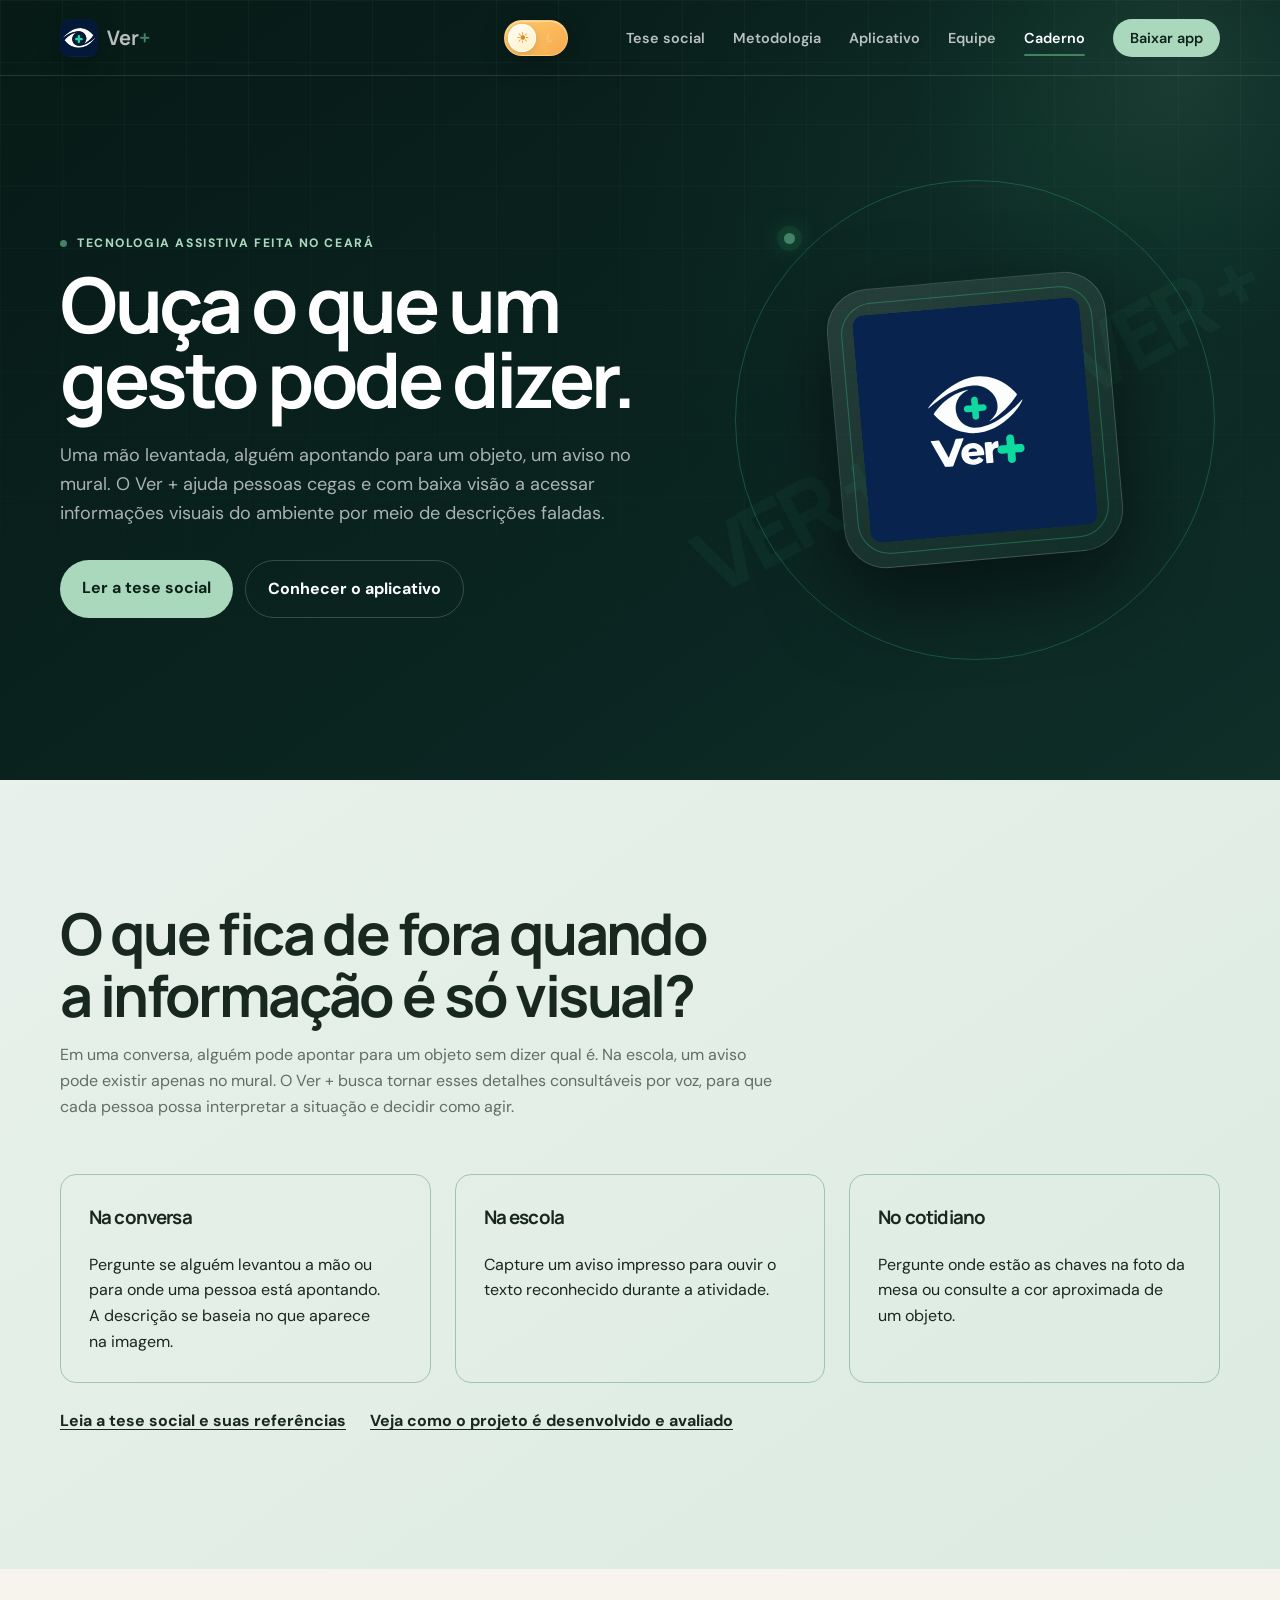
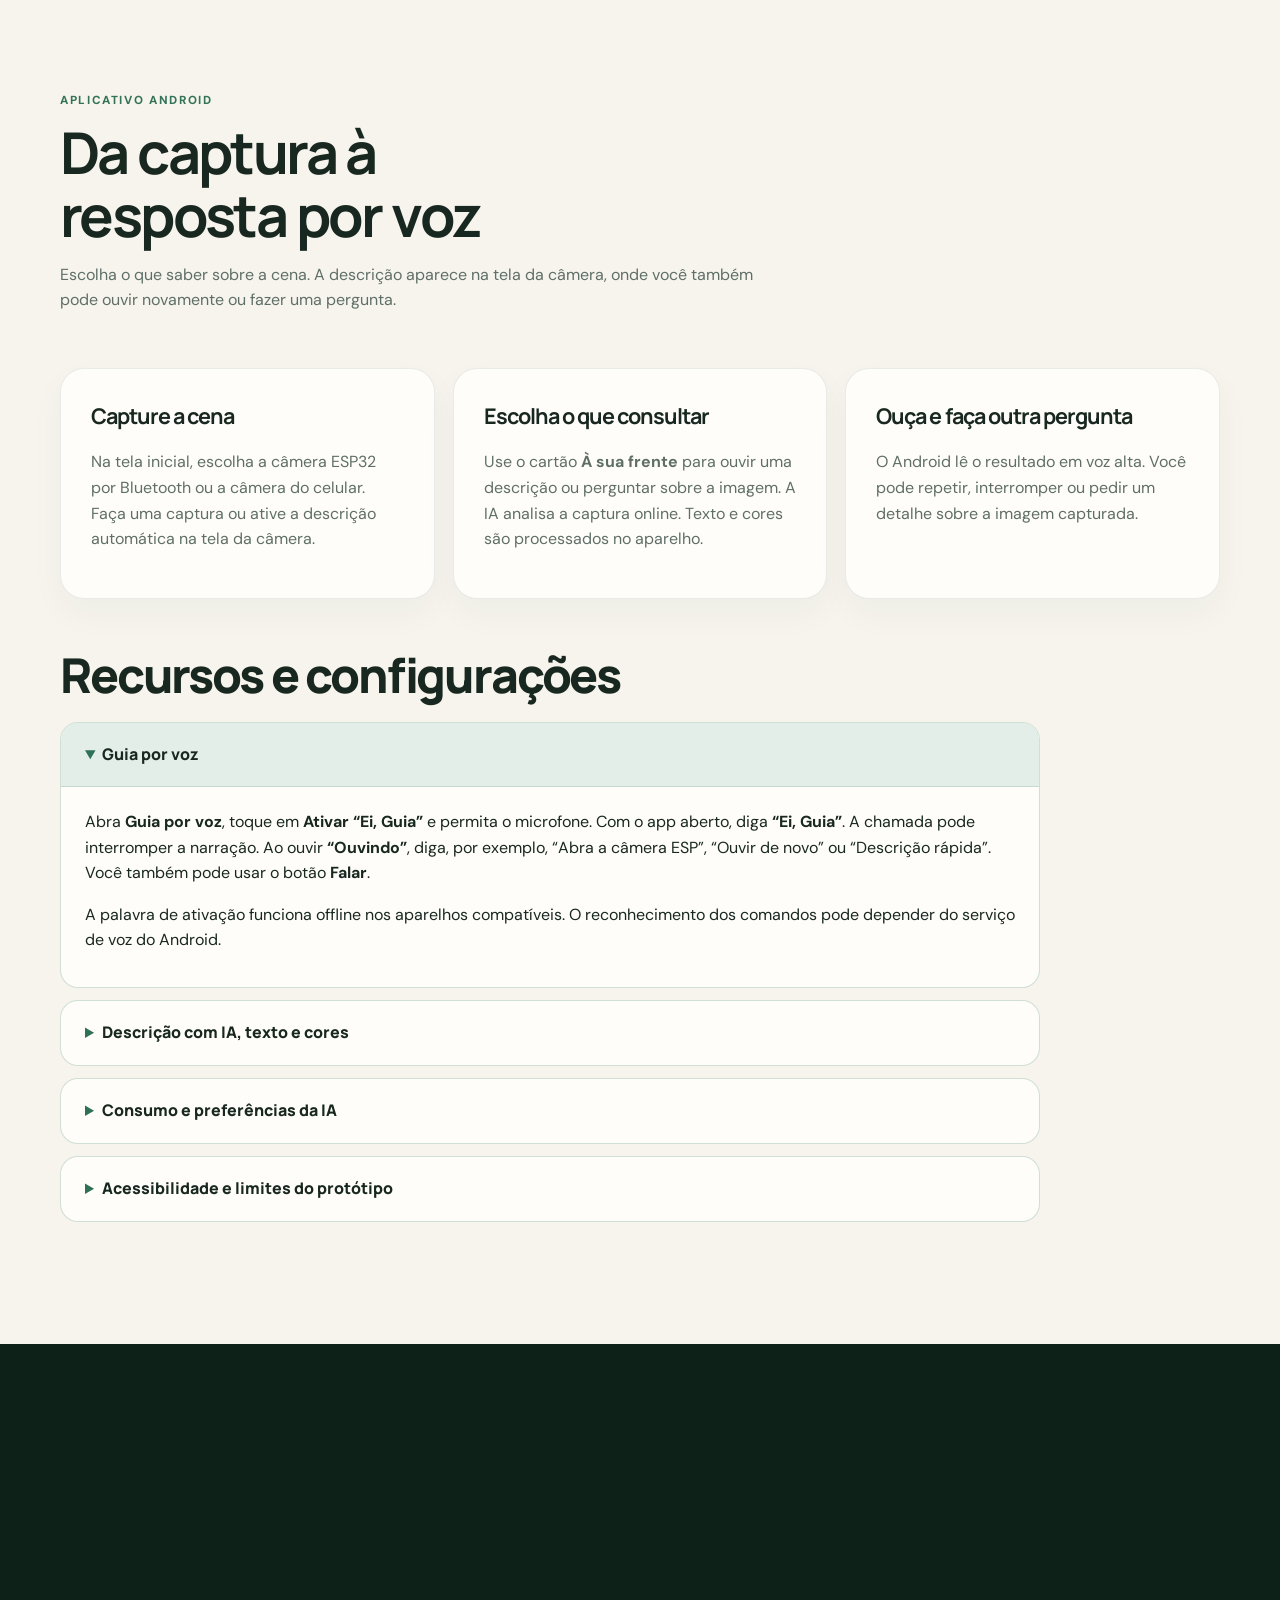
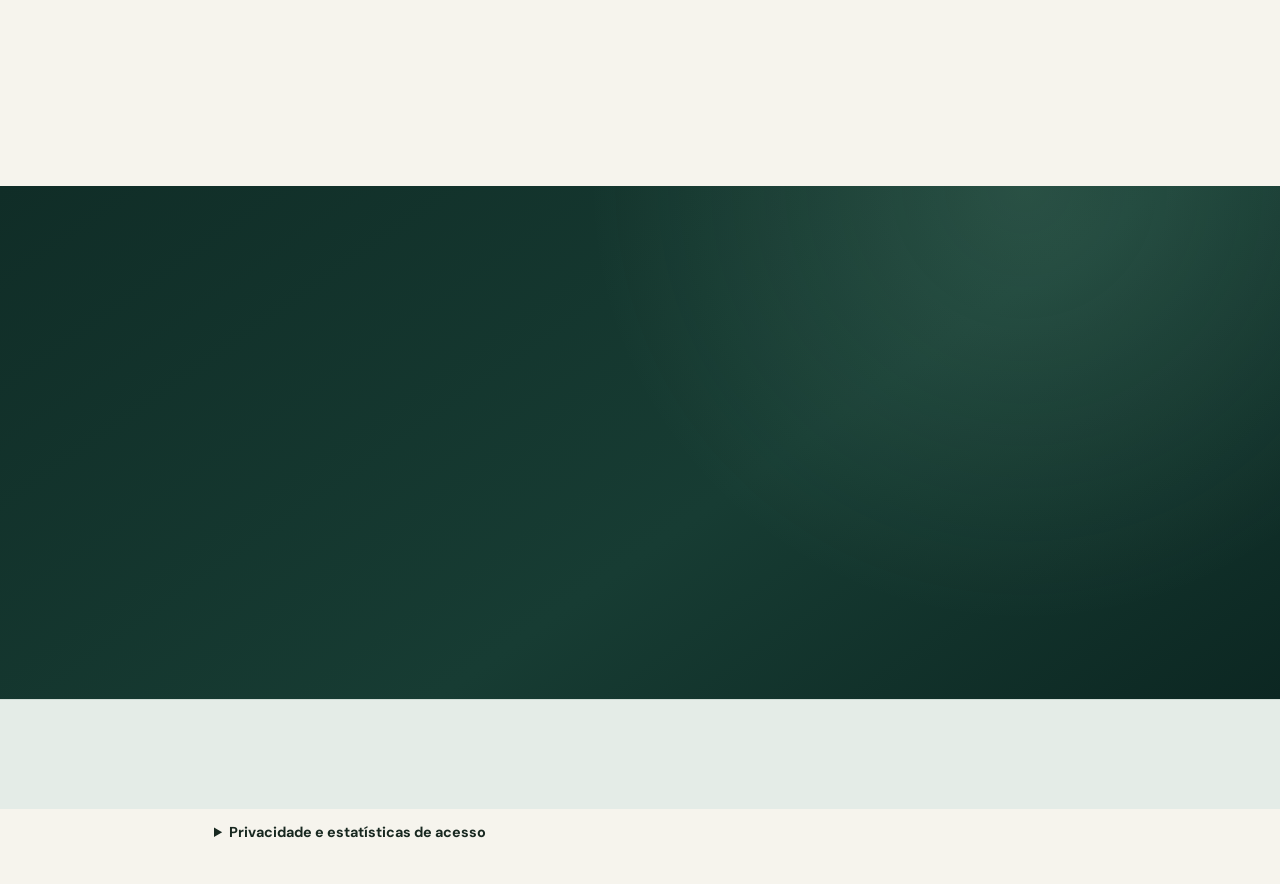
<file: index.html>
<!doctype html>
<html lang="pt-BR">
<head>
<meta charset="utf-8">
<meta name="viewport" content="width=device-width,initial-scale=1">
<meta name="theme-color" content="#061814">
<meta name="description" content="O Ver + é um projeto cearense de tecnologia assistiva. Seu app Android descreve informações visuais do ambiente em áudio para apoiar a participação de pessoas cegas e com baixa visão.">
<title>Ver + | Acesso ao contexto visual</title>
<link rel="icon" type="image/svg+xml" href="assets/ver-mais-isologo.svg?v=20260920-5">
<link rel="preconnect" href="https://fonts.googleapis.com">
<link rel="preconnect" href="https://fonts.gstatic.com" crossorigin>
<link href="https://fonts.googleapis.com/css2?family=DM+Sans:wght@400..700&family=Manrope:wght@600..800&display=swap" rel="stylesheet">
<script>
try { document.documentElement.dataset.theme = localStorage.getItem('vermais-theme') || 'light'; }
catch (error) { document.documentElement.dataset.theme = 'light'; }
</script>
<link rel="stylesheet" href="style.css?v=20261116-social">
<script src="script.js?v=20261116-social" defer>
</script>
<style id="app-description-styles">

.app-description{margin-top:48px;max-width:980px}
.app-description .app-intro{max-width:760px;margin-bottom:30px}
.app-description h2{font:800 clamp(2rem,4vw,3rem)/1.15 var(--display);letter-spacing:-.045em;margin:12px 0 20px}
.app-description .app-lead{font-size:1.15rem;color:var(--deep)}
.app-description .app-badges{display:flex;flex-wrap:wrap;gap:8px;margin:22px 0}
.app-description .app-badges span{padding:6px 12px;border:1px solid #43836555;border-radius:99px;font-size:.8rem;font-weight:700;background:var(--mint)}
.app-description details{border:1px solid #43836540;border-radius:18px;margin:12px 0;background:#fffdfa;overflow:hidden}
.app-description summary{cursor:pointer;min-height:64px;padding:20px 24px;font-family:var(--display);font-weight:800;line-height:1.4}
.app-description summary::marker{color:var(--deep)}
.app-description summary:focus-visible{outline:3px solid #b28000;outline-offset:-5px;border-radius:16px}
.app-description details[open] summary{border-bottom:1px solid #43836530;background:var(--mint)}
.app-description .app-copy{padding:6px 24px 18px;overflow-wrap:anywhere}
.app-description .app-copy ul{padding-left:22px;margin:16px 0}
.app-description .app-copy li{padding-left:4px;margin:10px 0}
.app-description .app-tagline{margin:28px 0 0;font-weight:800;color:var(--deep)}
html[data-theme=dark] .app-description details{background:#18231f;border-color:#9acdaf40}
html[data-theme=dark] .app-description details[open] summary{background:#243a31;border-color:#9acdaf30}
html[data-theme=dark] .app-description .app-lead,html[data-theme=dark] .app-description .app-tagline{color:#b8dec9}
html[data-theme=dark] .app-description .app-badges span{background:#243a31;border-color:#9acdaf40}
@media(max-width:580px){.app-description{margin-top:36px}.app-description summary{padding:18px 16px}.app-description .app-copy{padding:4px 16px 14px}}
@media(forced-colors:active){.app-description details,.app-description .app-badges span{border:1px solid CanvasText}.app-description summary:focus-visible{outline-color:Highlight}}
</style>
</head>
<body>
<div class="scroll-progress" id="scrollProgress" aria-hidden="true"></div>
<a class="skip" href="#conteudo">Pular para o conteúdo</a>
<nav id="nav" aria-label="Navegação principal">
<div class="wrap navin">
<a class="brand" href="#inicio" aria-label="Ver mais, página inicial">
<img src="assets/ver-mais-isologo.svg?v=20260920-5" alt="" width="602" height="602" decoding="async">
<b aria-hidden="true">Ver<span>+</span>
</b>
</a>
<button class="theme-toggle" id="themeToggle" type="button" aria-label="Ativar modo escuro" aria-pressed="false" title="Alternar tema">
<span class="sun" aria-hidden="true">☀</span>
<span class="moon" aria-hidden="true">☾</span>
</button>
<button id="toggle" type="button" aria-expanded="false" aria-controls="menu" aria-label="Abrir menu">
<i aria-hidden="true">
</i>
<i aria-hidden="true">
</i>
<i aria-hidden="true">
</i>
</button>
<ul id="menu">
  <li><a href="tese-social.html">Tese social</a></li>
  <li><a href="metodologia.html">Metodologia</a></li>
  <li><a href="#funciona">Aplicativo</a></li>
  <li><a href="#equipe">Equipe</a></li>
  <li><a href="#galeria">Caderno</a></li>
  <li><a href="#download" class="pill">Baixar app</a></li>
</ul>
</div>
</nav>
<main id="conteudo" tabindex="-1">
<header id="inicio" class="hero">
<div class="gridbg">
</div>
<div class="wrap hero-grid">
<div class="reveal">
<p class="eyebrow">
<i>
</i>Tecnologia assistiva feita no Ceará</p>
<h1>Ouça o que um gesto pode dizer.</h1>
<p class="lead">Uma mão levantada, alguém apontando para um objeto, um aviso no mural. O Ver + ajuda pessoas cegas e com baixa visão a acessar informações visuais do ambiente por meio de descrições faladas.</p>
<div class="actions">
<a class="btn primary" href="tese-social.html">Ler a tese social</a>
<a class="btn ghost" href="#funciona">Conhecer o aplicativo</a>
</div>
</div>
<div class="visual reveal">
<div class="orbit">
</div>
<div class="logo">
<img src="assets/ver-mais-imagotipo.svg?v=20260920-2" alt="Logo Ver+" width="1461" height="1461" decoding="async" fetchpriority="high">
</div>
</div>
</div>
</header>
<section id="impacto" class="section impact">
<div class="wrap">
<header class="heading">
<h2>O que fica de fora quando a informação é só visual?</h2>
<p>Em uma conversa, alguém pode apontar para um objeto sem dizer qual é. Na escola, um aviso pode existir apenas no mural. O Ver + busca tornar esses detalhes consultáveis por voz, para que cada pessoa possa interpretar a situação e decidir como agir.</p>
</header>
<div class="social-examples">
<article><h3>Na conversa</h3><p>Pergunte se alguém levantou a mão ou para onde uma pessoa está apontando. A descrição se baseia no que aparece na imagem.</p></article>
<article><h3>Na escola</h3><p>Capture um aviso impresso para ouvir o texto reconhecido durante a atividade.</p></article>
<article><h3>No cotidiano</h3><p>Pergunte onde estão as chaves na foto da mesa ou consulte a cor aproximada de um objeto.</p></article>
</div>
<p class="editorial-links"><a href="tese-social.html">Leia a tese social e suas referências</a> <a href="metodologia.html">Veja como o projeto é desenvolvido e avaliado</a></p>
</div>
</section>
<section id="funciona" class="section">
<div class="wrap">
<header class="heading">
<p class="kicker">Aplicativo Android</p>
<h2>Da captura à resposta por voz</h2>
<p>Escolha o que saber sobre a cena. A descrição aparece na tela da câmera, onde você também pode ouvir novamente ou fazer uma pergunta.</p>
</header>
<div class="steps app-steps">
<article><h3>Capture a cena</h3><p>Na tela inicial, escolha a câmera ESP32 por Bluetooth ou a câmera do celular. Faça uma captura ou ative a descrição automática na tela da câmera.</p></article>
<article><h3>Escolha o que consultar</h3><p>Use o cartão <strong>À sua frente</strong> para ouvir uma descrição ou perguntar sobre a imagem. A IA analisa a captura online. Texto e cores são processados no aparelho.</p></article>
<article><h3>Ouça e faça outra pergunta</h3><p>O Android lê o resultado em voz alta. Você pode repetir, interromper ou pedir um detalhe sobre a imagem capturada.</p></article>
</div>
<article class="app-description" id="app-detalhes" aria-labelledby="app-description-title">
<h2 id="app-description-title">Recursos e configurações</h2>
<details open>
<summary>Guia por voz</summary>
<div class="app-copy">
<p>Abra <strong>Guia por voz</strong>, toque em <strong>Ativar “Ei, Guia”</strong> e permita o microfone. Com o app aberto, diga <strong>“Ei, Guia”</strong>. A chamada pode interromper a narração. Ao ouvir <strong>“Ouvindo”</strong>, diga, por exemplo, “Abra a câmera ESP”, “Ouvir de novo” ou “Descrição rápida”. Você também pode usar o botão <strong>Falar</strong>.</p>
<p>A palavra de ativação funciona offline nos aparelhos compatíveis. O reconhecimento dos comandos pode depender do serviço de voz do Android.</p>
</div>
</details>
<details>
<summary>Descrição com IA, texto e cores</summary>
<div class="app-copy">
<p>Descrições e perguntas sobre imagens requerem internet e uma chave pessoal configurada em <strong>Serviços de IA</strong>. O serviço recebe a imagem para análise. Escolha o detalhamento da resposta e o esforço da análise separadamente. As preferências que você adicionar para orientar a descrição acompanham o pedido online.</p>
<p>A leitura de texto impresso e a identificação da cor aproximada na região central da imagem funcionam no próprio aparelho. Para ouvir offline, use uma voz em português disponível localmente no Android.</p>
</div>
</details>
<details>
<summary>Consumo e preferências da IA</summary>
<div class="app-copy">
<p>Nos ajustes da IA, defina o que a descrição deve priorizar. Nas telas de câmera, use o indicador de consumo para consultar as chamadas, os tokens informados pelo serviço e a meta diária configurada no aparelho.</p>
</div>
</details>
<details>
<summary>Acessibilidade e limites do protótipo</summary>
<div class="app-copy">
<p>O app oferece rótulos para leitor de tela, suporte a fontes ampliadas, respostas em texto e áudio e controles de velocidade da fala nos ajustes da câmera. A compatibilidade com TalkBack ainda passa por validação prática.</p>
<p>Iluminação, ângulo e enquadramento afetam o resultado. A IA pode errar ou omitir detalhes. Em travessias e outras decisões de segurança, use seus recursos e técnicas habituais de mobilidade.</p>
</div>
</details>
</article>
</div>
</section>
<section id="dispositivo" class="section dark">
<div class="wrap two">
<div>
<h2>Câmera ESP32 por Bluetooth</h2>
<p class="muted">No protótipo, o celular solicita uma foto à ESP32-CAM. A placa envia a imagem por Bluetooth e o app faz a leitura local ou encaminha a captura para análise online, conforme a ação escolhida.</p>
<p class="muted">Com o firmware R11.2, o app pode pedir outra foto com flash quando a primeira indica baixa luminosidade. Se a imagem continuar escura, confira se a lente está coberta ou se a câmera está apontada para a cena.</p>
<p><a href="metodologia.html#prototipagem">Conheça a evolução do protótipo</a></p>
</div>
<figure class="device">
<img src="assets/modelo-3d-r6.webp" alt="Renderização do conceito retroauricular R6" width="1500" height="1250" loading="lazy" decoding="async">
<figcaption>Conceito vestível R6, modelado no Blender durante o desenvolvimento.</figcaption>
</figure>
</div>
</section>
<section id="download" class="section">
<div class="wrap download reveal">
<div>
<h2>Baixe o Ver + para Android</h2>
<p>O APK gratuito é uma versão de teste para Android 9 ou superior. Use a câmera do aparelho para experimentar a leitura local ou configure o serviço de IA para descrições e perguntas sobre imagens.</p>
<p id="meta" class="meta" aria-live="polite">v1.2.22 · Versão de teste · 80,6 MB</p>
<p><a href="https://github.com/Vermais/ver-mais-site/releases">Histórico de versões do aplicativo</a></p>
</div>
<div>
<a id="downloadBtn" class="downloadbtn" data-release-tag="v1.2.22" href="https://github.com/Vermais/ver-mais-site/releases/download/v1.2.22/ver-mais-v1.2.22.apk">↓ <span>
<small id="downloadLabel">Baixar versão de teste para Android</small>
<b id="version">Ver+ 1.2.22</b>
</span>
</a>
<small>Arquivo APK • Android 9 ou superior</small>
</div>
</div>
</section>
<section id="equipe" class="section team">
<div class="wrap">
<header class="heading reveal">
<p class="kicker">Projeto escolar em Pereiro, Ceará</p>
<h2>Equipe da MOCICULT 2026</h2>
<p>Estudantes e educadores da EEEP Professora Maria Célia Pinheiro Falcão unidos por tecnologia e impacto social.</p>
</header>
<div class="people">
<article>
<img src="assets/gustavo.webp" alt="Gustavo Araujo Feitosa" width="560" height="750" loading="lazy" decoding="async">
<div>
<small>Estudante</small>
<h3>Gustavo Araujo Feitosa</h3>
</div>
</article>
<article>
<img src="assets/paulo.webp" alt="Paulo Gabryel de Araújo Alves" width="572" height="763" loading="lazy" decoding="async">
<div>
<small>Estudante</small>
<h3>Paulo Gabryel de Araújo Alves</h3>
</div>
</article>
<article>
<img src="assets/pedro.webp" alt="Pedro Víctor Nunes de Souza" width="567" height="758" loading="lazy" decoding="async">
<div>
<small>Estudante</small>
<h3>Pedro Víctor Nunes de Souza</h3>
</div>
</article>
<article>
<img src="assets/raycia.webp" alt="Raycia Jordana Souza Silva" width="675" height="900" loading="lazy" decoding="async">
<div>
<small>Estudante</small>
<h3>Raycia Jordana Souza Silva</h3>
</div>
</article>
<article>
<img src="assets/massaro.webp" alt="Massaro Victor Pinheiro Alves" width="700" height="700" loading="lazy" decoding="async">
<div>
<small>Orientador</small>
<h3>Massaro Victor Pinheiro Alves</h3>
</div>
</article>
<article>
<img src="assets/fabricio.webp" alt="Fabrício Cândido Duarte de Lavor" width="675" height="900" loading="lazy" decoding="async">
<div>
<small>Co-orientador</small>
<h3>Fabrício Cândido Duarte de Lavor</h3>
</div>
</article>
</div>
<div class="startup">
<header class="heading">
<p class="kicker">Empreendedorismo</p>
<h2>Equipe Startup</h2>
<p>Formação ampliada do Ver+ nas disciplinas de Gestão de Startup I, II e III.</p>
</header>
<div class="startup-grid">
<article>
<img src="assets/gustavo.webp" alt="Gustavo Araujo Feitosa" width="560" height="750" loading="lazy" decoding="async">
<div>
<small>Líder • Programador</small>
<h3>Gustavo Araujo Feitosa</h3>
</div>
</article>
<article>
<img src="assets/paulo.webp" alt="Paulo Gabryel de Araújo Alves" width="572" height="763" loading="lazy" decoding="async">
<div>
<small>Vice-líder • Modelagem</small>
<h3>Paulo Gabryel de Araújo Alves</h3>
</div>
</article>
<article>
<img src="assets/pedro.webp" alt="Pedro Víctor Nunes de Souza" width="567" height="758" loading="lazy" decoding="async">
<div>
<small>Pesquisador</small>
<h3>Pedro Víctor Nunes de Souza</h3>
</div>
</article>
<article>
<img src="assets/francisco.webp" alt="Francisco Gabriel Fernandes de Freitas" width="675" height="900" loading="lazy" decoding="async">
<div>
<small>Designer</small>
<h3>Francisco Gabriel Fernandes de Freitas</h3>
</div>
</article>
<article>
<img src="assets/ellen.webp" alt="Ellen Cristina Maia de Freitas" width="675" height="900" loading="lazy" decoding="async">
<div>
<small>Designer</small>
<h3>Ellen Cristina Maia de Freitas</h3>
</div>
</article>
<article>
<img src="assets/charles.webp" alt="Charles Gabriel Freire da Silva" width="675" height="900" loading="lazy" decoding="async">
<div>
<small>Designer</small>
<h3>Charles Gabriel Freire da Silva</h3>
</div>
</article>
<article>
<img src="assets/antonio.webp" alt="Antônio Lourenço Aquino Moreira" width="675" height="900" loading="lazy" decoding="async">
<div>
<small>Estudante</small>
<h3>Antônio Lourenço Aquino Moreira</h3>
</div>
</article>
</div>
</div>
</div>
</section>
<section class="section gallery" id="galeria" aria-labelledby="galleryHeading">
<div class="wrap">
<header class="heading reveal">
<p class="kicker">Caderno de campo</p>
<h2 id="galleryHeading">Registros do desenvolvimento</h2>
<p>Navegue pelos registros reais do desenvolvimento do Ver+, das reuniões aos testes e à documentação.</p>
</header>
<div class="field-gallery reveal" role="region" aria-roledescription="carrossel" aria-label="Registros do caderno de campo" aria-describedby="fieldHelp">
<div class="field-stage">
<img id="fieldImage" src="assets/g1.webp" alt="Registro 16 do desenvolvimento do projeto Ver+, em 12 de agosto de 2026" width="750" height="1200" loading="lazy" decoding="async">
<button class="field-arrow previous" id="fieldPrev" type="button" aria-label="Mostrar registro anterior"><span aria-hidden="true">‹</span></button>
<button class="field-arrow next" id="fieldNext" type="button" aria-label="Mostrar próximo registro"><span aria-hidden="true">›</span></button>
<div class="field-counter" aria-hidden="true">
<span id="fieldCurrent">01</span> / <span id="fieldTotal">04</span>
</div>
</div>
<div class="field-info">
<div>
<p class="field-type" id="fieldType">
</p>
<h3 id="fieldTitle">Registro 01</h3>
<p id="fieldDescription">
</p>
</div>
<time id="fieldDate" datetime="2026-08-06">
</time>
</div>
<div class="field-thumbs" id="fieldThumbs" role="group" aria-label="Escolher registro">
</div>
<p class="sr-only" id="fieldHelp">Use os botões anterior e próximo, as miniaturas ou as setas do teclado para mudar de registro.</p>
<p class="sr-only" id="fieldStatus" aria-live="polite" aria-atomic="true"></p>
</div>
</div>
</section>
<section class="contact">
<div class="wrap contact-card">
<div>
<p class="kicker">Acompanhe o Ver+</p>
<h2>Novidades e contato</h2>
<p class="contact-lead">Acompanhe os testes e as atualizações do protótipo.</p>
</div>
<div class="social-call">
<span>Nosso canal principal</span>
<a class="instagram-btn" href="https://instagram.com/startupvermais" target="_blank" rel="noopener">
<b>Instagram</b>
<strong>@startupvermais ↗</strong>
</a>
<a class="mail-link" href="mailto:vermaismocicult@gmail.com">vermaismocicult@gmail.com</a>
</div>
</div>
</section>
</main>
<footer>
<div class="wrap">
<a class="brand" href="#inicio" aria-label="Ver mais, voltar ao início">
<img src="assets/ver-mais-isologo.svg?v=20260920-5" alt="" width="602" height="602" loading="lazy" decoding="async">
<b aria-hidden="true">Ver<span>+</span>
</b>
</a>
<p>Tecnologia assistiva para acesso à informação.<br>
<strong>Feito por Gustavo Feitosa</strong>
</p>
<p>© <span id="year">2026</span> Ver+ • Pereiro, CE</p>
</div>
</footer>
<style id="analytics-privacy-styles">
.privacy-info{padding:0 24px 28px;max-width:900px;margin:auto;font-size:.9rem}
.privacy-info summary{cursor:pointer;font-weight:700;padding:12px 0}
.privacy-info a{color:inherit;text-decoration:underline}
.privacy-info p{margin:12px 0}
.analytics-choice{position:fixed;inset:auto 16px 16px;z-index:1000;max-width:740px;margin:auto;padding:20px;border:1px solid #438365;border-radius:16px;background:#fffdfa;color:#123b32;box-shadow:0 8px 32px #0004;font:400 1rem/1.5 'DM Sans',sans-serif;max-height:80vh;overflow:auto}
.analytics-choice[hidden]{display:none}
.analytics-choice h2{font-size:1.1rem;margin:0 0 8px}
.analytics-choice p{margin:0 0 14px}
.analytics-choice a{color:inherit;text-decoration:underline}
.analytics-actions{display:flex;gap:12px;flex-wrap:wrap}
.analytics-actions button,.analytics-settings{font:inherit;padding:10px 16px;min-height:44px;border:1px solid currentColor;border-radius:8px;cursor:pointer;background:transparent;color:inherit}
.analytics-actions button{flex:1}
.analytics-actions button:focus-visible,.analytics-settings:focus-visible,.privacy-info summary:focus-visible{outline:3px solid #b28000;outline-offset:3px}
html[data-theme=dark] .analytics-choice{background:#18231f;color:#dff7ec;border-color:#9acdaf}
@media(forced-colors:active){.analytics-choice{border:2px solid CanvasText}}
</style>
<div class="privacy-info">
<details id="privacidade">
<summary>Privacidade e estatísticas de acesso</summary>
<p>O site Ver+ usa o Google Analytics para medir visitas e visualizações somente quando você permite. O Google recebe dados da página visitada, do navegador, do dispositivo e da origem da visita, podendo estimar a região do acesso. Cookies de estatísticas ajudam a distinguir visitas neste navegador. Não enviamos nomes, e-mails nem parâmetros dos endereços das páginas ao Analytics.</p>
<p>Você pode recusar ou retirar sua permissão pelo botão abaixo. A escolha fica salva neste navegador por até seis meses. Ao recusar, o site continua funcionando e o código de estatísticas não é carregado. A retirada vale para os próximos acessos e não apaga automaticamente dados já processados.</p>
<p>O responsável pelo site é o projeto Ver+. Para dúvidas sobre privacidade ou solicitações referentes aos seus dados, escreva para <a href="mailto:vermaismocicult@gmail.com">vermaismocicult@gmail.com</a>. Saiba <a href="https://policies.google.com/technologies/partner-sites" target="_blank" rel="noopener">como o Google usa dados de sites parceiros</a> e consulte a <a href="https://policies.google.com/privacy" target="_blank" rel="noopener">Política de Privacidade do Google</a>.</p>
<button class="analytics-settings" id="analyticsSettings" type="button" hidden>Alterar permissão de estatísticas</button>
</details>
</div>
<section class="analytics-choice" id="analyticsChoice" aria-labelledby="analyticsChoiceTitle" hidden>
<h2 id="analyticsChoiceTitle">Podemos contar sua visita?</h2>
<p>Com sua permissão, usamos cookies do Google Analytics para contar visitas e visualizações e melhorar o site Ver+. Você pode recusar e continuar navegando. <a href="#privacidade" id="analyticsPrivacyLink">Saiba mais sobre privacidade</a>.</p>
<div class="analytics-actions">
<button id="analyticsAccept" type="button">Permitir estatísticas</button>
<button id="analyticsReject" type="button">Recusar estatísticas</button>
</div>
</section>
<script id="vermais-analytics">
(function () {
  'use strict';
  var measurementId = 'G-85LB240T6G';
  var storageKey = 'vermais-analytics-consent';
  var choiceLifetime = 180 * 24 * 60 * 60 * 1000;
  var banner = document.getElementById('analyticsChoice');
  var settings = document.getElementById('analyticsSettings');
  var started = false;
  var production = location.hostname === 'vermais.github.io' &&
    /^\/ver-mais-site(?:\/|$)/.test(location.pathname);
  if (!production) return;

  function readChoice() {
    try {
      var saved = JSON.parse(localStorage.getItem(storageKey));
      if (saved && saved.expires > Date.now() &&
          (saved.value === 'granted' || saved.value === 'denied')) return saved.value;
    } catch (error) { /* Storage may be unavailable; ask again on the next visit. */ }
    return null;
  }
  function saveChoice(value) {
    try {
      localStorage.setItem(storageKey, JSON.stringify({ value: value, expires: Date.now() + choiceLifetime }));
    } catch (error) { /* The choice still applies to this page. */ }
  }
  function clearAnalyticsCookies() {
    document.cookie.split(';').forEach(function (cookie) {
      var name = cookie.trim().split('=')[0];
      if (name !== '_ga' && name.indexOf('_ga_') !== 0) return;
      var expired = name + '=; Max-Age=0; path=/; SameSite=Lax';
      document.cookie = expired;
      document.cookie = expired + '; domain=' + location.hostname;
      document.cookie = expired + '; domain=.' + location.hostname;
    });
  }
  function cleanUrl(value) {
    try { var url = new URL(value); return url.origin + url.pathname; }
    catch (error) { return ''; }
  }
  function startAnalytics() {
    if (started) return;
    started = true;
    window['ga-disable-' + measurementId] = false;
    window.dataLayer = window.dataLayer || [];
    window.gtag = function () { window.dataLayer.push(arguments); };
    window.gtag('consent', 'default', {
      analytics_storage: 'granted', ad_storage: 'denied',
      ad_user_data: 'denied', ad_personalization: 'denied'
    });
    window.gtag('js', new Date());
    window.gtag('config', measurementId, {
      allow_google_signals: false,
      allow_ad_personalization_signals: false,
      page_location: location.origin + location.pathname,
      page_referrer: cleanUrl(document.referrer),
      cookie_expires: 15552000,
      cookie_update: false
    });
    var tag = document.createElement('script');
    tag.async = true;
    tag.src = 'https://www.googletagmanager.com/gtag/js?id=' + measurementId;
    document.head.appendChild(tag);
  }
  function setChoice(value) {
    saveChoice(value);
    banner.hidden = true;
    if (value === 'granted') startAnalytics();
    else {
      window['ga-disable-' + measurementId] = true;
      clearAnalyticsCookies();
      if (started) location.reload();
    }
  }
  settings.hidden = false;
  settings.addEventListener('click', function () {
    banner.hidden = false;
    document.getElementById('analyticsAccept').focus();
  });
  document.getElementById('analyticsAccept').addEventListener('click', function () { setChoice('granted'); });
  document.getElementById('analyticsReject').addEventListener('click', function () { setChoice('denied'); });
  document.getElementById('analyticsPrivacyLink').addEventListener('click', function () {
    document.getElementById('privacidade').open = true;
    banner.hidden = true;
    settings.focus();
  });
  var choice = readChoice();
  if (choice === 'granted') startAnalytics();
  else if (choice === 'denied') clearAnalyticsCookies();
  else banner.hidden = false;
}());
</script>
</body>
</html>
</file>
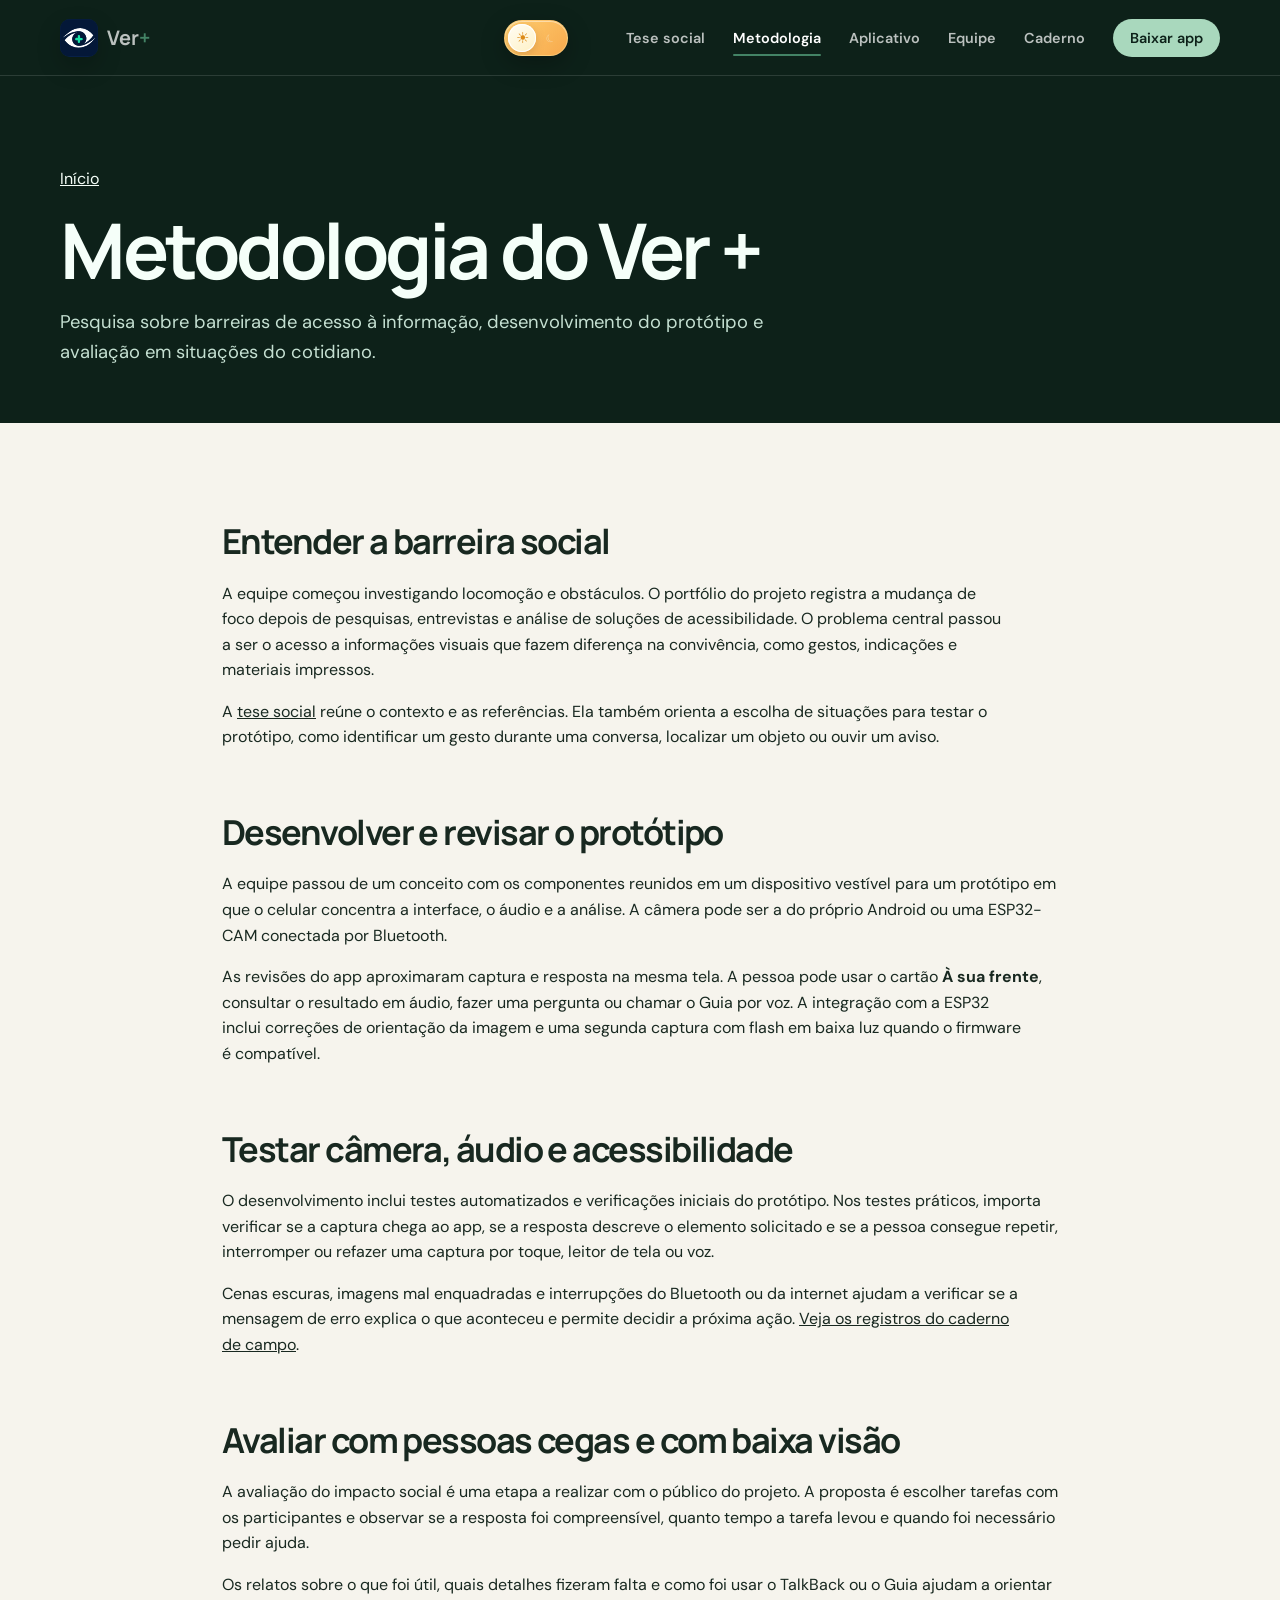
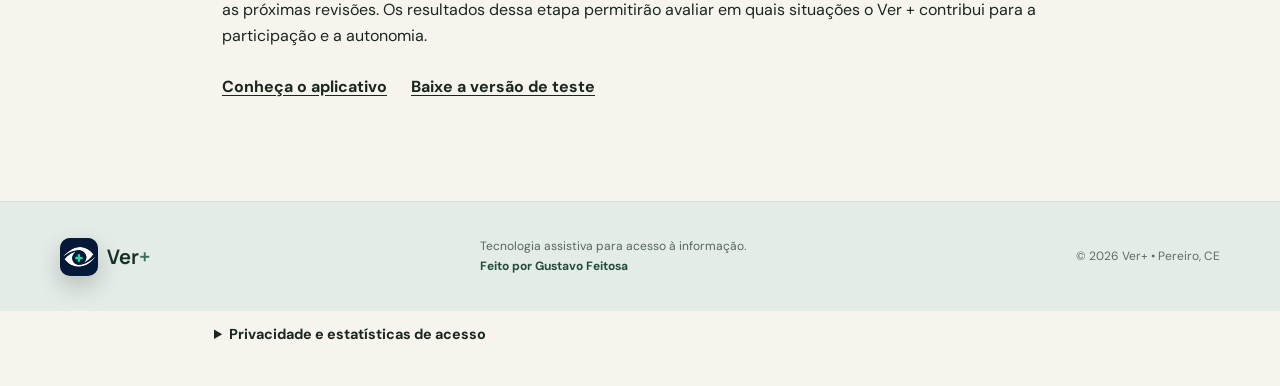
<file: metodologia.html>
<!doctype html>
<html lang="pt-BR">
<head>
<meta charset="utf-8">
<meta name="viewport" content="width=device-width,initial-scale=1">
<meta name="theme-color" content="#061814">
<meta name="description" content="Pesquisa sobre barreiras de acesso à informação, desenvolvimento do protótipo e avaliação em situações do cotidiano.">
<title>Metodologia do Ver + | Ver +</title>
<link rel="icon" type="image/svg+xml" href="assets/ver-mais-isologo.svg?v=20260920-5">
<link rel="preconnect" href="https://fonts.googleapis.com">
<link rel="preconnect" href="https://fonts.gstatic.com" crossorigin>
<link href="https://fonts.googleapis.com/css2?family=DM+Sans:wght@400..700&family=Manrope:wght@600..800&display=swap" rel="stylesheet">
<script>
try { document.documentElement.dataset.theme = localStorage.getItem('vermais-theme') || 'light'; }
catch (error) { document.documentElement.dataset.theme = 'light'; }
</script>
<link rel="stylesheet" href="style.css?v=20261116-social">
<script src="script.js?v=20261116-social" defer>
</script>
</head>
<body class="editorial-page">
<div class="scroll-progress" id="scrollProgress" aria-hidden="true"></div>
<a class="skip" href="#conteudo">Pular para o conteúdo</a>
<nav id="nav" class="editorial-nav" aria-label="Navegação principal">
<div class="wrap navin">
<a class="brand" href="./" aria-label="Ver mais, página inicial">
<img src="assets/ver-mais-isologo.svg?v=20260920-5" alt="" width="602" height="602" decoding="async">
<b aria-hidden="true">Ver<span>+</span>
</b>
</a>
<button class="theme-toggle" id="themeToggle" type="button" aria-label="Ativar modo escuro" aria-pressed="false" title="Alternar tema">
<span class="sun" aria-hidden="true">☀</span>
<span class="moon" aria-hidden="true">☾</span>
</button>
<button id="toggle" type="button" aria-expanded="false" aria-controls="menu" aria-label="Abrir menu">
<i aria-hidden="true">
</i>
<i aria-hidden="true">
</i>
<i aria-hidden="true">
</i>
</button>
<ul id="menu">
  <li><a href="tese-social.html">Tese social</a></li>
  <li><a href="metodologia.html" class="active" aria-current="page">Metodologia</a></li>
  <li><a href="./#funciona">Aplicativo</a></li>
  <li><a href="./#equipe">Equipe</a></li>
  <li><a href="./#galeria">Caderno</a></li>
  <li><a href="./#download" class="pill">Baixar app</a></li>
</ul>
</div>
</nav>
<main id="conteudo" tabindex="-1">
<header class="editorial-header">
<div class="wrap">
<a href="./">Início</a>
<h1>Metodologia do Ver +</h1>
<p>Pesquisa sobre barreiras de acesso à informação, desenvolvimento do protótipo e avaliação em situações do cotidiano.</p>
</div>
</header>
<article class="wrap editorial-copy">
<h2 id="pesquisa">Entender a barreira social</h2>
<p>A equipe começou investigando locomoção e obstáculos. O portfólio do projeto registra a mudança de foco depois de pesquisas, entrevistas e análise de soluções de acessibilidade. O problema central passou a ser o acesso a informações visuais que fazem diferença na convivência, como gestos, indicações e materiais impressos.</p>
<p>A <a href="tese-social.html">tese social</a> reúne o contexto e as referências. Ela também orienta a escolha de situações para testar o protótipo, como identificar um gesto durante uma conversa, localizar um objeto ou ouvir um aviso.</p>
<h2 id="prototipagem">Desenvolver e revisar o protótipo</h2>
<p>A equipe passou de um conceito com os componentes reunidos em um dispositivo vestível para um protótipo em que o celular concentra a interface, o áudio e a análise. A câmera pode ser a do próprio Android ou uma ESP32-CAM conectada por Bluetooth.</p>
<p>As revisões do app aproximaram captura e resposta na mesma tela. A pessoa pode usar o cartão <strong>À sua frente</strong>, consultar o resultado em áudio, fazer uma pergunta ou chamar o Guia por voz. A integração com a ESP32 inclui correções de orientação da imagem e uma segunda captura com flash em baixa luz quando o firmware é compatível.</p>
<h2 id="testes">Testar câmera, áudio e acessibilidade</h2>
<p>O desenvolvimento inclui testes automatizados e verificações iniciais do protótipo. Nos testes práticos, importa verificar se a captura chega ao app, se a resposta descreve o elemento solicitado e se a pessoa consegue repetir, interromper ou refazer uma captura por toque, leitor de tela ou voz.</p>
<p>Cenas escuras, imagens mal enquadradas e interrupções do Bluetooth ou da internet ajudam a verificar se a mensagem de erro explica o que aconteceu e permite decidir a próxima ação. <a href="./#galeria">Veja os registros do caderno de campo</a>.</p>
<h2 id="validacao">Avaliar com pessoas cegas e com baixa visão</h2>
<p>A avaliação do impacto social é uma etapa a realizar com o público do projeto. A proposta é escolher tarefas com os participantes e observar se a resposta foi compreensível, quanto tempo a tarefa levou e quando foi necessário pedir ajuda.</p>
<p>Os relatos sobre o que foi útil, quais detalhes fizeram falta e como foi usar o TalkBack ou o Guia ajudam a orientar as próximas revisões. Os resultados dessa etapa permitirão avaliar em quais situações o Ver + contribui para a participação e a autonomia.</p>
<p class="editorial-links"><a href="./#funciona">Conheça o aplicativo</a> <a href="./#download">Baixe a versão de teste</a></p>
</article>
</main>
<footer>
<div class="wrap">
<a class="brand" href="./" aria-label="Ver mais, página inicial">
<img src="assets/ver-mais-isologo.svg?v=20260920-5" alt="" width="602" height="602" loading="lazy" decoding="async">
<b aria-hidden="true">Ver<span>+</span>
</b>
</a>
<p>Tecnologia assistiva para acesso à informação.<br>
<strong>Feito por Gustavo Feitosa</strong>
</p>
<p>© <span id="year">2026</span> Ver+ • Pereiro, CE</p>
</div>
</footer>
<style id="analytics-privacy-styles">
.privacy-info{padding:0 24px 28px;max-width:900px;margin:auto;font-size:.9rem}
.privacy-info summary{cursor:pointer;font-weight:700;padding:12px 0}
.privacy-info a{color:inherit;text-decoration:underline}
.privacy-info p{margin:12px 0}
.analytics-choice{position:fixed;inset:auto 16px 16px;z-index:1000;max-width:740px;margin:auto;padding:20px;border:1px solid #438365;border-radius:16px;background:#fffdfa;color:#123b32;box-shadow:0 8px 32px #0004;font:400 1rem/1.5 'DM Sans',sans-serif;max-height:80vh;overflow:auto}
.analytics-choice[hidden]{display:none}
.analytics-choice h2{font-size:1.1rem;margin:0 0 8px}
.analytics-choice p{margin:0 0 14px}
.analytics-choice a{color:inherit;text-decoration:underline}
.analytics-actions{display:flex;gap:12px;flex-wrap:wrap}
.analytics-actions button,.analytics-settings{font:inherit;padding:10px 16px;min-height:44px;border:1px solid currentColor;border-radius:8px;cursor:pointer;background:transparent;color:inherit}
.analytics-actions button{flex:1}
.analytics-actions button:focus-visible,.analytics-settings:focus-visible,.privacy-info summary:focus-visible{outline:3px solid #b28000;outline-offset:3px}
html[data-theme=dark] .analytics-choice{background:#18231f;color:#dff7ec;border-color:#9acdaf}
@media(forced-colors:active){.analytics-choice{border:2px solid CanvasText}}
</style>
<div class="privacy-info">
<details id="privacidade">
<summary>Privacidade e estatísticas de acesso</summary>
<p>O site Ver+ usa o Google Analytics para medir visitas e visualizações somente quando você permite. O Google recebe dados da página visitada, do navegador, do dispositivo e da origem da visita, podendo estimar a região do acesso. Cookies de estatísticas ajudam a distinguir visitas neste navegador. Não enviamos nomes, e-mails nem parâmetros dos endereços das páginas ao Analytics.</p>
<p>Você pode recusar ou retirar sua permissão pelo botão abaixo. A escolha fica salva neste navegador por até seis meses. Ao recusar, o site continua funcionando e o código de estatísticas não é carregado. A retirada vale para os próximos acessos e não apaga automaticamente dados já processados.</p>
<p>O responsável pelo site é o projeto Ver+. Para dúvidas sobre privacidade ou solicitações referentes aos seus dados, escreva para <a href="mailto:vermaismocicult@gmail.com">vermaismocicult@gmail.com</a>. Saiba <a href="https://policies.google.com/technologies/partner-sites" target="_blank" rel="noopener">como o Google usa dados de sites parceiros</a> e consulte a <a href="https://policies.google.com/privacy" target="_blank" rel="noopener">Política de Privacidade do Google</a>.</p>
<button class="analytics-settings" id="analyticsSettings" type="button" hidden>Alterar permissão de estatísticas</button>
</details>
</div>
<section class="analytics-choice" id="analyticsChoice" aria-labelledby="analyticsChoiceTitle" hidden>
<h2 id="analyticsChoiceTitle">Podemos contar sua visita?</h2>
<p>Com sua permissão, usamos cookies do Google Analytics para contar visitas e visualizações e melhorar o site Ver+. Você pode recusar e continuar navegando. <a href="#privacidade" id="analyticsPrivacyLink">Saiba mais sobre privacidade</a>.</p>
<div class="analytics-actions">
<button id="analyticsAccept" type="button">Permitir estatísticas</button>
<button id="analyticsReject" type="button">Recusar estatísticas</button>
</div>
</section>
<script id="vermais-analytics">
(function () {
  'use strict';
  var measurementId = 'G-85LB240T6G';
  var storageKey = 'vermais-analytics-consent';
  var choiceLifetime = 180 * 24 * 60 * 60 * 1000;
  var banner = document.getElementById('analyticsChoice');
  var settings = document.getElementById('analyticsSettings');
  var started = false;
  var production = location.hostname === 'vermais.github.io' &&
    /^\/ver-mais-site(?:\/|$)/.test(location.pathname);
  if (!production) return;

  function readChoice() {
    try {
      var saved = JSON.parse(localStorage.getItem(storageKey));
      if (saved && saved.expires > Date.now() &&
          (saved.value === 'granted' || saved.value === 'denied')) return saved.value;
    } catch (error) { /* Storage may be unavailable; ask again on the next visit. */ }
    return null;
  }
  function saveChoice(value) {
    try {
      localStorage.setItem(storageKey, JSON.stringify({ value: value, expires: Date.now() + choiceLifetime }));
    } catch (error) { /* The choice still applies to this page. */ }
  }
  function clearAnalyticsCookies() {
    document.cookie.split(';').forEach(function (cookie) {
      var name = cookie.trim().split('=')[0];
      if (name !== '_ga' && name.indexOf('_ga_') !== 0) return;
      var expired = name + '=; Max-Age=0; path=/; SameSite=Lax';
      document.cookie = expired;
      document.cookie = expired + '; domain=' + location.hostname;
      document.cookie = expired + '; domain=.' + location.hostname;
    });
  }
  function cleanUrl(value) {
    try { var url = new URL(value); return url.origin + url.pathname; }
    catch (error) { return ''; }
  }
  function startAnalytics() {
    if (started) return;
    started = true;
    window['ga-disable-' + measurementId] = false;
    window.dataLayer = window.dataLayer || [];
    window.gtag = function () { window.dataLayer.push(arguments); };
    window.gtag('consent', 'default', {
      analytics_storage: 'granted', ad_storage: 'denied',
      ad_user_data: 'denied', ad_personalization: 'denied'
    });
    window.gtag('js', new Date());
    window.gtag('config', measurementId, {
      allow_google_signals: false,
      allow_ad_personalization_signals: false,
      page_location: location.origin + location.pathname,
      page_referrer: cleanUrl(document.referrer),
      cookie_expires: 15552000,
      cookie_update: false
    });
    var tag = document.createElement('script');
    tag.async = true;
    tag.src = 'https://www.googletagmanager.com/gtag/js?id=' + measurementId;
    document.head.appendChild(tag);
  }
  function setChoice(value) {
    saveChoice(value);
    banner.hidden = true;
    if (value === 'granted') startAnalytics();
    else {
      window['ga-disable-' + measurementId] = true;
      clearAnalyticsCookies();
      if (started) location.reload();
    }
  }
  settings.hidden = false;
  settings.addEventListener('click', function () {
    banner.hidden = false;
    document.getElementById('analyticsAccept').focus();
  });
  document.getElementById('analyticsAccept').addEventListener('click', function () { setChoice('granted'); });
  document.getElementById('analyticsReject').addEventListener('click', function () { setChoice('denied'); });
  document.getElementById('analyticsPrivacyLink').addEventListener('click', function () {
    document.getElementById('privacidade').open = true;
    banner.hidden = true;
    settings.focus();
  });
  var choice = readChoice();
  if (choice === 'granted') startAnalytics();
  else if (choice === 'denied') clearAnalyticsCookies();
  else banner.hidden = false;
}());
</script>
</body>
</html>
</file>
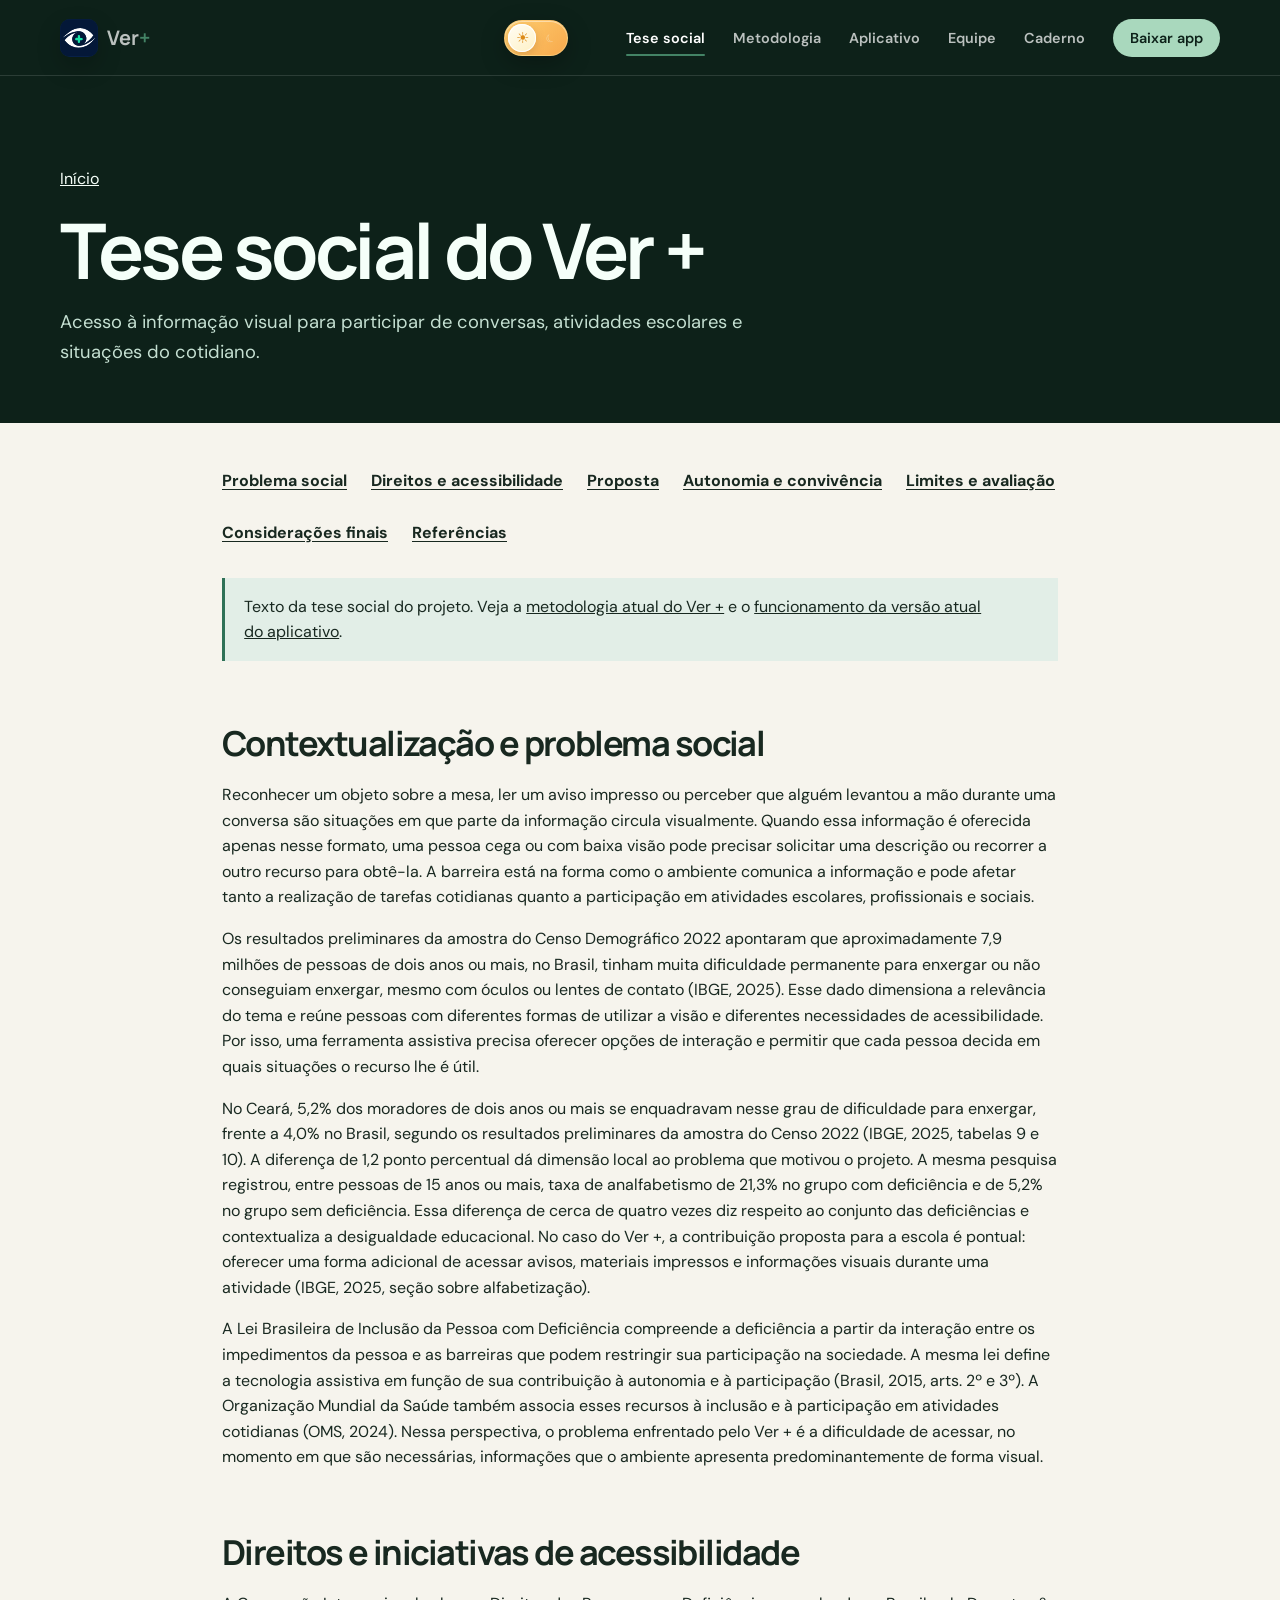
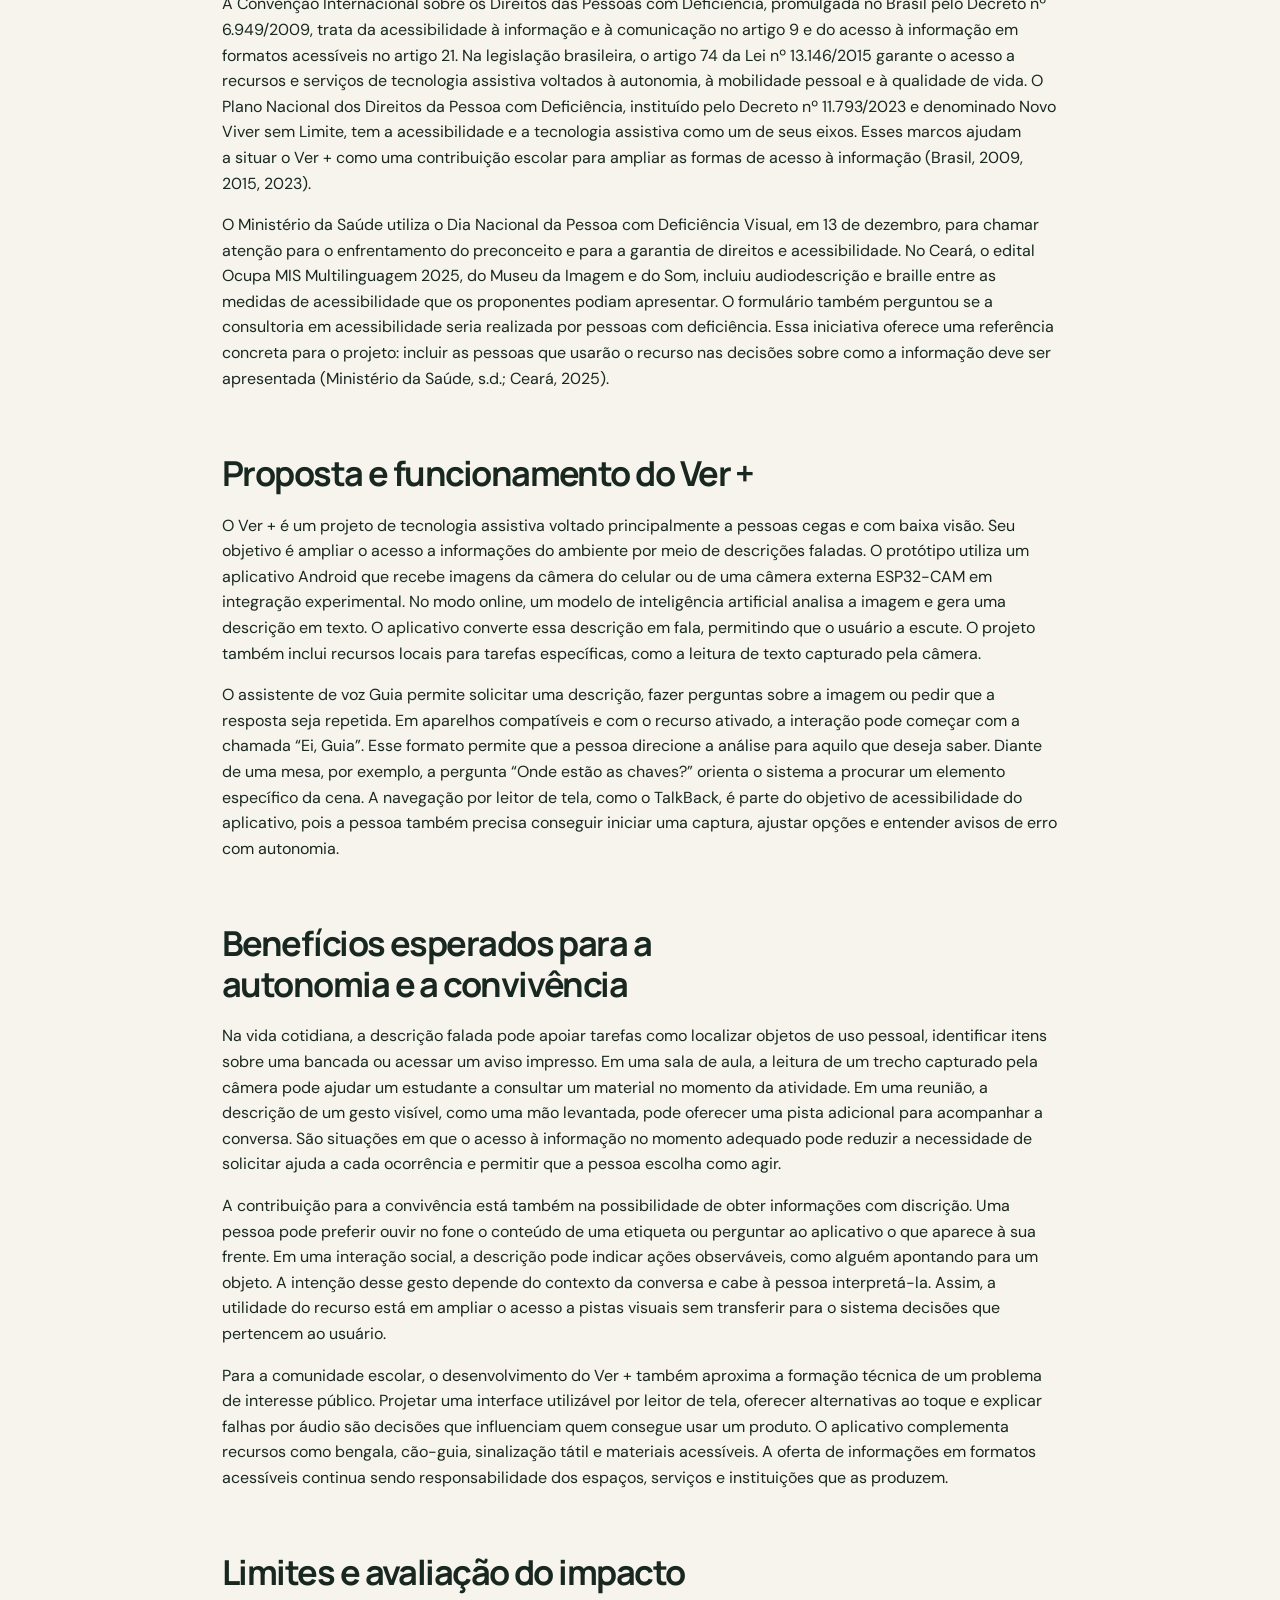
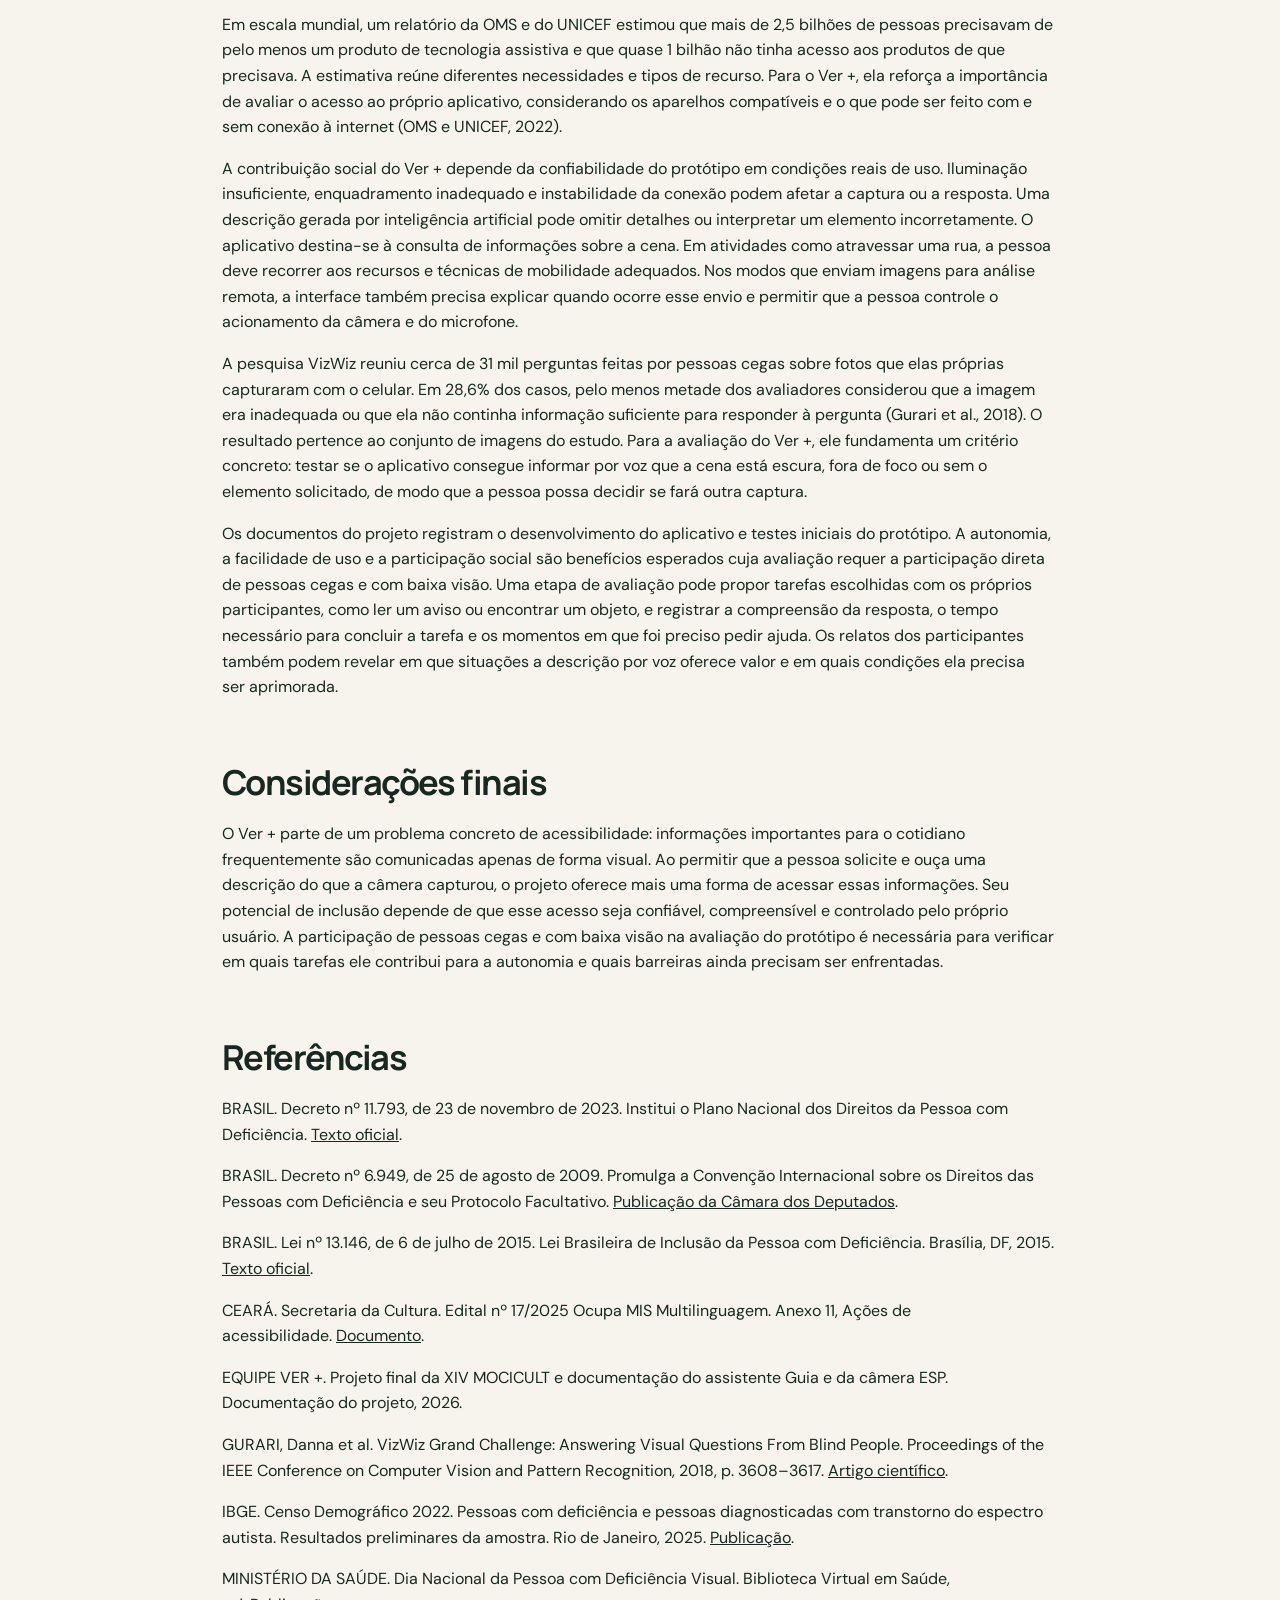
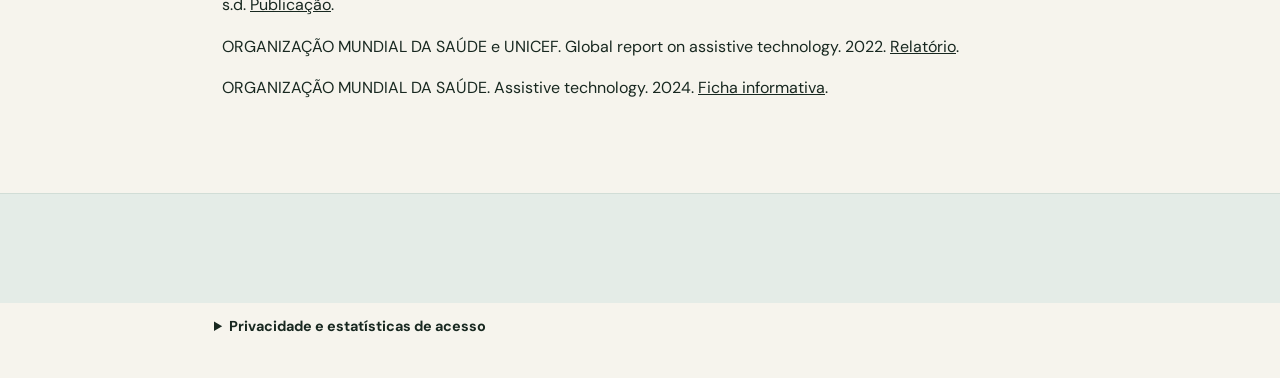
<file: tese-social.html>
<!doctype html>
<html lang="pt-BR">
<head>
<meta charset="utf-8">
<meta name="viewport" content="width=device-width,initial-scale=1">
<meta name="theme-color" content="#061814">
<meta name="description" content="Acesso à informação visual para participar de conversas, atividades escolares e situações do cotidiano.">
<title>Tese social do Ver + | Ver +</title>
<link rel="icon" type="image/svg+xml" href="assets/ver-mais-isologo.svg?v=20260920-5">
<link rel="preconnect" href="https://fonts.googleapis.com">
<link rel="preconnect" href="https://fonts.gstatic.com" crossorigin>
<link href="https://fonts.googleapis.com/css2?family=DM+Sans:wght@400..700&family=Manrope:wght@600..800&display=swap" rel="stylesheet">
<script>
try { document.documentElement.dataset.theme = localStorage.getItem('vermais-theme') || 'light'; }
catch (error) { document.documentElement.dataset.theme = 'light'; }
</script>
<link rel="stylesheet" href="style.css?v=20261116-social">
<script src="script.js?v=20261116-social" defer>
</script>
</head>
<body class="editorial-page">
<div class="scroll-progress" id="scrollProgress" aria-hidden="true"></div>
<a class="skip" href="#conteudo">Pular para o conteúdo</a>
<nav id="nav" class="editorial-nav" aria-label="Navegação principal">
<div class="wrap navin">
<a class="brand" href="./" aria-label="Ver mais, página inicial">
<img src="assets/ver-mais-isologo.svg?v=20260920-5" alt="" width="602" height="602" decoding="async">
<b aria-hidden="true">Ver<span>+</span>
</b>
</a>
<button class="theme-toggle" id="themeToggle" type="button" aria-label="Ativar modo escuro" aria-pressed="false" title="Alternar tema">
<span class="sun" aria-hidden="true">☀</span>
<span class="moon" aria-hidden="true">☾</span>
</button>
<button id="toggle" type="button" aria-expanded="false" aria-controls="menu" aria-label="Abrir menu">
<i aria-hidden="true">
</i>
<i aria-hidden="true">
</i>
<i aria-hidden="true">
</i>
</button>
<ul id="menu">
  <li><a href="tese-social.html" class="active" aria-current="page">Tese social</a></li>
  <li><a href="metodologia.html">Metodologia</a></li>
  <li><a href="./#funciona">Aplicativo</a></li>
  <li><a href="./#equipe">Equipe</a></li>
  <li><a href="./#galeria">Caderno</a></li>
  <li><a href="./#download" class="pill">Baixar app</a></li>
</ul>
</div>
</nav>
<main id="conteudo" tabindex="-1">
<header class="editorial-header">
<div class="wrap">
<a href="./">Início</a>
<h1>Tese social do Ver +</h1>
<p>Acesso à informação visual para participar de conversas, atividades escolares e situações do cotidiano.</p>
</div>
</header>
<article class="wrap editorial-copy">
<div class="editorial-index" role="group" aria-label="Nesta tese">
<a href="#problema-social">Problema social</a>
<a href="#direitos">Direitos e acessibilidade</a>
<a href="#proposta">Proposta</a>
<a href="#convivencia">Autonomia e convivência</a>
<a href="#avaliacao">Limites e avaliação</a>
<a href="#consideracoes">Considerações finais</a>
<a href="#referencias">Referências</a>
</div>
<p class="editorial-note">Texto da tese social do projeto. Veja a <a href="metodologia.html">metodologia atual do Ver +</a> e o <a href="./#funciona">funcionamento da versão atual do aplicativo</a>.</p>
<h2 id="problema-social">Contextualização e problema social</h2>
<p>Reconhecer um objeto sobre a mesa, ler um aviso impresso ou perceber que alguém levantou a mão durante uma conversa são situações em que parte da informação circula visualmente. Quando essa informação é oferecida apenas nesse formato, uma pessoa cega ou com baixa visão pode precisar solicitar uma descrição ou recorrer a outro recurso para obtê-la. A barreira está na forma como o ambiente comunica a informação e pode afetar tanto a realização de tarefas cotidianas quanto a participação em atividades escolares, profissionais e sociais.</p>
<p>Os resultados preliminares da amostra do Censo Demográfico 2022 apontaram que aproximadamente 7,9 milhões de pessoas de dois anos ou mais, no Brasil, tinham muita dificuldade permanente para enxergar ou não conseguiam enxergar, mesmo com óculos ou lentes de contato (IBGE, 2025). Esse dado dimensiona a relevância do tema e reúne pessoas com diferentes formas de utilizar a visão e diferentes necessidades de acessibilidade. Por isso, uma ferramenta assistiva precisa oferecer opções de interação e permitir que cada pessoa decida em quais situações o recurso lhe é útil.</p>
<p>No Ceará, 5,2% dos moradores de dois anos ou mais se enquadravam nesse grau de dificuldade para enxergar, frente a 4,0% no Brasil, segundo os resultados preliminares da amostra do Censo 2022 (IBGE, 2025, tabelas 9 e 10). A diferença de 1,2 ponto percentual dá dimensão local ao problema que motivou o projeto. A mesma pesquisa registrou, entre pessoas de 15 anos ou mais, taxa de analfabetismo de 21,3% no grupo com deficiência e de 5,2% no grupo sem deficiência. Essa diferença de cerca de quatro vezes diz respeito ao conjunto das deficiências e contextualiza a desigualdade educacional. No caso do Ver +, a contribuição proposta para a escola é pontual: oferecer uma forma adicional de acessar avisos, materiais impressos e informações visuais durante uma atividade (IBGE, 2025, seção sobre alfabetização).</p>
<p>A Lei Brasileira de Inclusão da Pessoa com Deficiência compreende a deficiência a partir da interação entre os impedimentos da pessoa e as barreiras que podem restringir sua participação na sociedade. A mesma lei define a tecnologia assistiva em função de sua contribuição à autonomia e à participação (Brasil, 2015, arts. 2º e 3º). A Organização Mundial da Saúde também associa esses recursos à inclusão e à participação em atividades cotidianas (OMS, 2024). Nessa perspectiva, o problema enfrentado pelo Ver + é a dificuldade de acessar, no momento em que são necessárias, informações que o ambiente apresenta predominantemente de forma visual.</p>
<h2 id="direitos">Direitos e iniciativas de acessibilidade</h2>
<p>A Convenção Internacional sobre os Direitos das Pessoas com Deficiência, promulgada no Brasil pelo Decreto nº 6.949/2009, trata da acessibilidade à informação e à comunicação no artigo 9 e do acesso à informação em formatos acessíveis no artigo 21. Na legislação brasileira, o artigo 74 da Lei nº 13.146/2015 garante o acesso a recursos e serviços de tecnologia assistiva voltados à autonomia, à mobilidade pessoal e à qualidade de vida. O Plano Nacional dos Direitos da Pessoa com Deficiência, instituído pelo Decreto nº 11.793/2023 e denominado Novo Viver sem Limite, tem a acessibilidade e a tecnologia assistiva como um de seus eixos. Esses marcos ajudam a situar o Ver + como uma contribuição escolar para ampliar as formas de acesso à informação (Brasil, 2009, 2015, 2023).</p>
<p>O Ministério da Saúde utiliza o Dia Nacional da Pessoa com Deficiência Visual, em 13 de dezembro, para chamar atenção para o enfrentamento do preconceito e para a garantia de direitos e acessibilidade. No Ceará, o edital Ocupa MIS Multilinguagem 2025, do Museu da Imagem e do Som, incluiu audiodescrição e braille entre as medidas de acessibilidade que os proponentes podiam apresentar. O formulário também perguntou se a consultoria em acessibilidade seria realizada por pessoas com deficiência. Essa iniciativa oferece uma referência concreta para o projeto: incluir as pessoas que usarão o recurso nas decisões sobre como a informação deve ser apresentada (Ministério da Saúde, s.d.; Ceará, 2025).</p>
<h2 id="proposta">Proposta e funcionamento do Ver +</h2>
<p>O Ver + é um projeto de tecnologia assistiva voltado principalmente a pessoas cegas e com baixa visão. Seu objetivo é ampliar o acesso a informações do ambiente por meio de descrições faladas. O protótipo utiliza um aplicativo Android que recebe imagens da câmera do celular ou de uma câmera externa ESP32-CAM em integração experimental. No modo online, um modelo de inteligência artificial analisa a imagem e gera uma descrição em texto. O aplicativo converte essa descrição em fala, permitindo que o usuário a escute. O projeto também inclui recursos locais para tarefas específicas, como a leitura de texto capturado pela câmera.</p>
<p>O assistente de voz Guia permite solicitar uma descrição, fazer perguntas sobre a imagem ou pedir que a resposta seja repetida. Em aparelhos compatíveis e com o recurso ativado, a interação pode começar com a chamada “Ei, Guia”. Esse formato permite que a pessoa direcione a análise para aquilo que deseja saber. Diante de uma mesa, por exemplo, a pergunta “Onde estão as chaves?” orienta o sistema a procurar um elemento específico da cena. A navegação por leitor de tela, como o TalkBack, é parte do objetivo de acessibilidade do aplicativo, pois a pessoa também precisa conseguir iniciar uma captura, ajustar opções e entender avisos de erro com autonomia.</p>
<h2 id="convivencia">Benefícios esperados para a autonomia e a convivência</h2>
<p>Na vida cotidiana, a descrição falada pode apoiar tarefas como localizar objetos de uso pessoal, identificar itens sobre uma bancada ou acessar um aviso impresso. Em uma sala de aula, a leitura de um trecho capturado pela câmera pode ajudar um estudante a consultar um material no momento da atividade. Em uma reunião, a descrição de um gesto visível, como uma mão levantada, pode oferecer uma pista adicional para acompanhar a conversa. São situações em que o acesso à informação no momento adequado pode reduzir a necessidade de solicitar ajuda a cada ocorrência e permitir que a pessoa escolha como agir.</p>
<p>A contribuição para a convivência está também na possibilidade de obter informações com discrição. Uma pessoa pode preferir ouvir no fone o conteúdo de uma etiqueta ou perguntar ao aplicativo o que aparece à sua frente. Em uma interação social, a descrição pode indicar ações observáveis, como alguém apontando para um objeto. A intenção desse gesto depende do contexto da conversa e cabe à pessoa interpretá-la. Assim, a utilidade do recurso está em ampliar o acesso a pistas visuais sem transferir para o sistema decisões que pertencem ao usuário.</p>
<p>Para a comunidade escolar, o desenvolvimento do Ver + também aproxima a formação técnica de um problema de interesse público. Projetar uma interface utilizável por leitor de tela, oferecer alternativas ao toque e explicar falhas por áudio são decisões que influenciam quem consegue usar um produto. O aplicativo complementa recursos como bengala, cão-guia, sinalização tátil e materiais acessíveis. A oferta de informações em formatos acessíveis continua sendo responsabilidade dos espaços, serviços e instituições que as produzem.</p>
<h2 id="avaliacao">Limites e avaliação do impacto</h2>
<p>Em escala mundial, um relatório da OMS e do UNICEF estimou que mais de 2,5 bilhões de pessoas precisavam de pelo menos um produto de tecnologia assistiva e que quase 1 bilhão não tinha acesso aos produtos de que precisava. A estimativa reúne diferentes necessidades e tipos de recurso. Para o Ver +, ela reforça a importância de avaliar o acesso ao próprio aplicativo, considerando os aparelhos compatíveis e o que pode ser feito com e sem conexão à internet (OMS e UNICEF, 2022).</p>
<p>A contribuição social do Ver + depende da confiabilidade do protótipo em condições reais de uso. Iluminação insuficiente, enquadramento inadequado e instabilidade da conexão podem afetar a captura ou a resposta. Uma descrição gerada por inteligência artificial pode omitir detalhes ou interpretar um elemento incorretamente. O aplicativo destina-se à consulta de informações sobre a cena. Em atividades como atravessar uma rua, a pessoa deve recorrer aos recursos e técnicas de mobilidade adequados. Nos modos que enviam imagens para análise remota, a interface também precisa explicar quando ocorre esse envio e permitir que a pessoa controle o acionamento da câmera e do microfone.</p>
<p>A pesquisa VizWiz reuniu cerca de 31 mil perguntas feitas por pessoas cegas sobre fotos que elas próprias capturaram com o celular. Em 28,6% dos casos, pelo menos metade dos avaliadores considerou que a imagem era inadequada ou que ela não continha informação suficiente para responder à pergunta (Gurari et al., 2018). O resultado pertence ao conjunto de imagens do estudo. Para a avaliação do Ver +, ele fundamenta um critério concreto: testar se o aplicativo consegue informar por voz que a cena está escura, fora de foco ou sem o elemento solicitado, de modo que a pessoa possa decidir se fará outra captura.</p>
<p>Os documentos do projeto registram o desenvolvimento do aplicativo e testes iniciais do protótipo. A autonomia, a facilidade de uso e a participação social são benefícios esperados cuja avaliação requer a participação direta de pessoas cegas e com baixa visão. Uma etapa de avaliação pode propor tarefas escolhidas com os próprios participantes, como ler um aviso ou encontrar um objeto, e registrar a compreensão da resposta, o tempo necessário para concluir a tarefa e os momentos em que foi preciso pedir ajuda. Os relatos dos participantes também podem revelar em que situações a descrição por voz oferece valor e em quais condições ela precisa ser aprimorada.</p>
<h2 id="consideracoes">Considerações finais</h2>
<p>O Ver + parte de um problema concreto de acessibilidade: informações importantes para o cotidiano frequentemente são comunicadas apenas de forma visual. Ao permitir que a pessoa solicite e ouça uma descrição do que a câmera capturou, o projeto oferece mais uma forma de acessar essas informações. Seu potencial de inclusão depende de que esse acesso seja confiável, compreensível e controlado pelo próprio usuário. A participação de pessoas cegas e com baixa visão na avaliação do protótipo é necessária para verificar em quais tarefas ele contribui para a autonomia e quais barreiras ainda precisam ser enfrentadas.</p>
<h2 id="referencias">Referências</h2>
<p>BRASIL. Decreto nº 11.793, de 23 de novembro de 2023. Institui o Plano Nacional dos Direitos da Pessoa com Deficiência. <a href="https://www2.camara.leg.br/legin/fed/decret/2023/decreto-11793-23-novembro-2023-794985-publicacaooriginal-170179-pe.html">Texto oficial</a>.</p>
<p>BRASIL. Decreto nº 6.949, de 25 de agosto de 2009. Promulga a Convenção Internacional sobre os Direitos das Pessoas com Deficiência e seu Protocolo Facultativo. <a href="https://www2.camara.leg.br/legin/fed/decret/2009/decreto-6949-25-agosto-2009-590871-norma-pe.html">Publicação da Câmara dos Deputados</a>.</p>
<p>BRASIL. Lei nº 13.146, de 6 de julho de 2015. Lei Brasileira de Inclusão da Pessoa com Deficiência. Brasília, DF, 2015. <a href="https://www.planalto.gov.br/ccivil_03/_ato2015-2018/2015/lei/l13146.htm">Texto oficial</a>.</p>
<p>CEARÁ. Secretaria da Cultura. Edital nº 17/2025 Ocupa MIS Multilinguagem. Anexo 11, Ações de acessibilidade. <a href="https://mapacultural.secult.ce.gov.br/files/opportunity/6425/edital-ocupa-mis-2025-anexo11.pdf">Documento</a>.</p>
<p>EQUIPE VER +. Projeto final da XIV MOCICULT e documentação do assistente Guia e da câmera ESP. Documentação do projeto, 2026.</p>
<p>GURARI, Danna et al. VizWiz Grand Challenge: Answering Visual Questions From Blind People. Proceedings of the IEEE Conference on Computer Vision and Pattern Recognition, 2018, p. 3608–3617. <a href="https://openaccess.thecvf.com/content_cvpr_2018/html/Gurari_VizWiz_Grand_Challenge_CVPR_2018_paper.html">Artigo científico</a>.</p>
<p>IBGE. Censo Demográfico 2022. Pessoas com deficiência e pessoas diagnosticadas com transtorno do espectro autista. Resultados preliminares da amostra. Rio de Janeiro, 2025. <a href="https://www.ibge.gov.br/biblioteca/visualizacao/livros/liv102178.pdf">Publicação</a>.</p>
<p>MINISTÉRIO DA SAÚDE. Dia Nacional da Pessoa com Deficiência Visual. Biblioteca Virtual em Saúde, s.d. <a href="https://bvsms.saude.gov.br/13-12-dia-nacional-da-pessoa-com-deficiencia-visual/">Publicação</a>.</p>
<p>ORGANIZAÇÃO MUNDIAL DA SAÚDE e UNICEF. Global report on assistive technology. 2022. <a href="https://www.who.int/publications/i/item/9789240049451">Relatório</a>.</p>
<p>ORGANIZAÇÃO MUNDIAL DA SAÚDE. Assistive technology. 2024. <a href="https://www.who.int/news-room/fact-sheets/detail/assistive-technology">Ficha informativa</a>.</p>
</article>
</main>
<footer>
<div class="wrap">
<a class="brand" href="./" aria-label="Ver mais, página inicial">
<img src="assets/ver-mais-isologo.svg?v=20260920-5" alt="" width="602" height="602" loading="lazy" decoding="async">
<b aria-hidden="true">Ver<span>+</span>
</b>
</a>
<p>Tecnologia assistiva para acesso à informação.<br>
<strong>Feito por Gustavo Feitosa</strong>
</p>
<p>© <span id="year">2026</span> Ver+ • Pereiro, CE</p>
</div>
</footer>
<style id="analytics-privacy-styles">
.privacy-info{padding:0 24px 28px;max-width:900px;margin:auto;font-size:.9rem}
.privacy-info summary{cursor:pointer;font-weight:700;padding:12px 0}
.privacy-info a{color:inherit;text-decoration:underline}
.privacy-info p{margin:12px 0}
.analytics-choice{position:fixed;inset:auto 16px 16px;z-index:1000;max-width:740px;margin:auto;padding:20px;border:1px solid #438365;border-radius:16px;background:#fffdfa;color:#123b32;box-shadow:0 8px 32px #0004;font:400 1rem/1.5 'DM Sans',sans-serif;max-height:80vh;overflow:auto}
.analytics-choice[hidden]{display:none}
.analytics-choice h2{font-size:1.1rem;margin:0 0 8px}
.analytics-choice p{margin:0 0 14px}
.analytics-choice a{color:inherit;text-decoration:underline}
.analytics-actions{display:flex;gap:12px;flex-wrap:wrap}
.analytics-actions button,.analytics-settings{font:inherit;padding:10px 16px;min-height:44px;border:1px solid currentColor;border-radius:8px;cursor:pointer;background:transparent;color:inherit}
.analytics-actions button{flex:1}
.analytics-actions button:focus-visible,.analytics-settings:focus-visible,.privacy-info summary:focus-visible{outline:3px solid #b28000;outline-offset:3px}
html[data-theme=dark] .analytics-choice{background:#18231f;color:#dff7ec;border-color:#9acdaf}
@media(forced-colors:active){.analytics-choice{border:2px solid CanvasText}}
</style>
<div class="privacy-info">
<details id="privacidade">
<summary>Privacidade e estatísticas de acesso</summary>
<p>O site Ver+ usa o Google Analytics para medir visitas e visualizações somente quando você permite. O Google recebe dados da página visitada, do navegador, do dispositivo e da origem da visita, podendo estimar a região do acesso. Cookies de estatísticas ajudam a distinguir visitas neste navegador. Não enviamos nomes, e-mails nem parâmetros dos endereços das páginas ao Analytics.</p>
<p>Você pode recusar ou retirar sua permissão pelo botão abaixo. A escolha fica salva neste navegador por até seis meses. Ao recusar, o site continua funcionando e o código de estatísticas não é carregado. A retirada vale para os próximos acessos e não apaga automaticamente dados já processados.</p>
<p>O responsável pelo site é o projeto Ver+. Para dúvidas sobre privacidade ou solicitações referentes aos seus dados, escreva para <a href="mailto:vermaismocicult@gmail.com">vermaismocicult@gmail.com</a>. Saiba <a href="https://policies.google.com/technologies/partner-sites" target="_blank" rel="noopener">como o Google usa dados de sites parceiros</a> e consulte a <a href="https://policies.google.com/privacy" target="_blank" rel="noopener">Política de Privacidade do Google</a>.</p>
<button class="analytics-settings" id="analyticsSettings" type="button" hidden>Alterar permissão de estatísticas</button>
</details>
</div>
<section class="analytics-choice" id="analyticsChoice" aria-labelledby="analyticsChoiceTitle" hidden>
<h2 id="analyticsChoiceTitle">Podemos contar sua visita?</h2>
<p>Com sua permissão, usamos cookies do Google Analytics para contar visitas e visualizações e melhorar o site Ver+. Você pode recusar e continuar navegando. <a href="#privacidade" id="analyticsPrivacyLink">Saiba mais sobre privacidade</a>.</p>
<div class="analytics-actions">
<button id="analyticsAccept" type="button">Permitir estatísticas</button>
<button id="analyticsReject" type="button">Recusar estatísticas</button>
</div>
</section>
<script id="vermais-analytics">
(function () {
  'use strict';
  var measurementId = 'G-85LB240T6G';
  var storageKey = 'vermais-analytics-consent';
  var choiceLifetime = 180 * 24 * 60 * 60 * 1000;
  var banner = document.getElementById('analyticsChoice');
  var settings = document.getElementById('analyticsSettings');
  var started = false;
  var production = location.hostname === 'vermais.github.io' &&
    /^\/ver-mais-site(?:\/|$)/.test(location.pathname);
  if (!production) return;

  function readChoice() {
    try {
      var saved = JSON.parse(localStorage.getItem(storageKey));
      if (saved && saved.expires > Date.now() &&
          (saved.value === 'granted' || saved.value === 'denied')) return saved.value;
    } catch (error) { /* Storage may be unavailable; ask again on the next visit. */ }
    return null;
  }
  function saveChoice(value) {
    try {
      localStorage.setItem(storageKey, JSON.stringify({ value: value, expires: Date.now() + choiceLifetime }));
    } catch (error) { /* The choice still applies to this page. */ }
  }
  function clearAnalyticsCookies() {
    document.cookie.split(';').forEach(function (cookie) {
      var name = cookie.trim().split('=')[0];
      if (name !== '_ga' && name.indexOf('_ga_') !== 0) return;
      var expired = name + '=; Max-Age=0; path=/; SameSite=Lax';
      document.cookie = expired;
      document.cookie = expired + '; domain=' + location.hostname;
      document.cookie = expired + '; domain=.' + location.hostname;
    });
  }
  function cleanUrl(value) {
    try { var url = new URL(value); return url.origin + url.pathname; }
    catch (error) { return ''; }
  }
  function startAnalytics() {
    if (started) return;
    started = true;
    window['ga-disable-' + measurementId] = false;
    window.dataLayer = window.dataLayer || [];
    window.gtag = function () { window.dataLayer.push(arguments); };
    window.gtag('consent', 'default', {
      analytics_storage: 'granted', ad_storage: 'denied',
      ad_user_data: 'denied', ad_personalization: 'denied'
    });
    window.gtag('js', new Date());
    window.gtag('config', measurementId, {
      allow_google_signals: false,
      allow_ad_personalization_signals: false,
      page_location: location.origin + location.pathname,
      page_referrer: cleanUrl(document.referrer),
      cookie_expires: 15552000,
      cookie_update: false
    });
    var tag = document.createElement('script');
    tag.async = true;
    tag.src = 'https://www.googletagmanager.com/gtag/js?id=' + measurementId;
    document.head.appendChild(tag);
  }
  function setChoice(value) {
    saveChoice(value);
    banner.hidden = true;
    if (value === 'granted') startAnalytics();
    else {
      window['ga-disable-' + measurementId] = true;
      clearAnalyticsCookies();
      if (started) location.reload();
    }
  }
  settings.hidden = false;
  settings.addEventListener('click', function () {
    banner.hidden = false;
    document.getElementById('analyticsAccept').focus();
  });
  document.getElementById('analyticsAccept').addEventListener('click', function () { setChoice('granted'); });
  document.getElementById('analyticsReject').addEventListener('click', function () { setChoice('denied'); });
  document.getElementById('analyticsPrivacyLink').addEventListener('click', function () {
    document.getElementById('privacidade').open = true;
    banner.hidden = true;
    settings.focus();
  });
  var choice = readChoice();
  if (choice === 'granted') startAnalytics();
  else if (choice === 'denied') clearAnalyticsCookies();
  else banner.hidden = false;
}());
</script>
</body>
</html>
</file>
<file: style.css>
:root{--ink:#061814;--green:#39e48c;--deep:#087951;--cream:#f4f2e9;--mint:#dff7ec;--muted:#65716c;--display:Manrope,sans-serif;--body:"DM Sans",sans-serif}*{box-sizing:border-box}html{scroll-behavior:smooth;scroll-padding-top:80px}body{margin:0;background:var(--cream);color:#15231e;font-family:var(--body);line-height:1.6}img{max-width:100%;display:block}a{color:inherit}.wrap{width:min(1160px,calc(100% - 48px));margin:auto}.skip{position:fixed;top:-60px;left:15px;z-index:200;background:var(--green);padding:10px}.skip:focus{top:10px}nav{position:fixed;inset:0 0 auto;height:76px;z-index:100;color:white;border-bottom:1px solid #ffffff20;transition:.25s}nav.scrolled{background:#061814ee;backdrop-filter:blur(15px)}.navin,nav ul,footer .wrap{height:100%;display:flex;align-items:center;justify-content:space-between}.brand{display:flex;align-items:center;gap:9px;text-decoration:none;font:800 1.25rem var(--display)}.brand img{width:38px;height:38px;border-radius:11px}.brand span,.kicker{color:var(--green)}nav ul{list-style:none;gap:28px;margin:0}nav a{text-decoration:none;font-weight:600;font-size:.9rem;color:#ffffffb8}.pill{background:var(--green);color:var(--ink);padding:10px 17px;border-radius:99px}#toggle{display:none}.hero{position:relative;overflow:hidden;background:var(--ink);color:white;padding:160px 0 100px}.gridbg{position:absolute;inset:0;background-image:linear-gradient(#ffffff08 1px,transparent 1px),linear-gradient(90deg,#ffffff08 1px,transparent 1px);background-size:62px 62px;mask-image:linear-gradient(#000,transparent)}.hero-grid{position:relative;display:grid;grid-template-columns:1.1fr .9fr;gap:70px;align-items:center}.eyebrow{color:var(--green);font-size:.76rem;font-weight:800;letter-spacing:.13em;text-transform:uppercase}.eyebrow i{display:inline-block;width:7px;height:7px;background:var(--green);border-radius:50%;margin-right:10px}h1,h2,h3{font-family:var(--display);letter-spacing:-.045em}h1{font-size:clamp(3.2rem,6vw,6.1rem);line-height:.98;margin:0 0 25px}h1 em{display:block;color:var(--green);font-style:normal}.lead{color:#ffffffa8;max-width:620px;font-size:1.13rem}.actions{display:flex;gap:12px;margin-top:32px}.btn{padding:15px 22px;border-radius:99px;text-decoration:none;font-weight:700}.primary{background:var(--green);color:var(--ink)}.ghost{border:1px solid #ffffff30}.trust{display:flex;gap:18px;margin-top:32px;color:#ffffff7a;font-size:.76rem}.trust span::first-letter{color:var(--green)}.visual{height:520px;position:relative;display:grid;place-items:center}.logo{position:relative;z-index:2;width:280px;aspect-ratio:1;display:grid;place-items:center;border-radius:42px;background:linear-gradient(145deg,#ffffff1c,#ffffff05);border:1px solid #ffffff25;transform:rotate(-5deg);box-shadow:0 30px 80px #0008}.logo img{width:68%}.orbit{position:absolute;width:480px;height:480px;border:1px solid #39e48c40;border-radius:50%}.float{position:absolute;z-index:3;background:#0d3029e8;border:1px solid #ffffff25;border-radius:16px;padding:12px 15px;box-shadow:0 18px 40px #0007}.float b,.float small{display:block}.float small{color:#ffffff80}.top{top:90px;right:0}.bottom{left:0;bottom:90px}.stats{background:var(--green)}.stats .wrap{display:grid;grid-template-columns:repeat(4,1fr)}.stats p{padding:20px 30px;border-left:1px solid #06181430}.stats p:first-child{border:0}.stats b,.stats span{display:block}.stats b{font:800 1.7rem var(--display)}.stats span{font-size:.76rem}.section{padding:110px 0}.heading{max-width:720px;margin-bottom:55px}.kicker{font-size:.73rem;font-weight:800;letter-spacing:.14em;text-transform:uppercase}.heading h2,.two h2,.download h2{font-size:clamp(2.2rem,4.5vw,4rem);line-height:1.08;margin:12px 0}.heading>p:last-child,.muted{color:var(--muted)}.steps{display:grid;grid-template-columns:repeat(3,1fr);gap:18px;margin-bottom:80px}.steps article{position:relative;background:white;border:1px solid #0618141c;border-radius:24px;padding:30px}.steps article>span{position:absolute;right:25px;color:#bcc8c2}.steps article>i{width:55px;height:55px;display:grid;place-items:center;background:var(--mint);color:var(--deep);border-radius:16px;font-style:normal;font-size:1.5rem}.steps h3{font-size:1.35rem;margin:34px 0 8px}.steps p{color:var(--muted)}.showcase{display:grid;grid-template-columns:1fr 1fr;overflow:hidden;border-radius:32px;background:#0d3029;color:white}.showcase>img{width:100%;height:100%;min-height:580px;object-fit:cover}.showcase>div{padding:60px;align-self:center}.showcase h2{font-size:2.7rem;line-height:1.1}.showcase dt{font-weight:700;border-top:1px solid #ffffff24;padding-top:15px}.showcase dd{margin:0 0 15px;color:#ffffff90}.dark{background:var(--ink);color:white}.two{display:grid;grid-template-columns:1fr 1fr;gap:85px;align-items:center}.dark .muted{color:#ffffff98}.features{list-style:none;padding:0;margin-top:35px}.features li{display:flex;gap:18px;border-top:1px solid #ffffff20;padding:18px 0}.features li>b{background:#39e48c20;color:var(--green);height:28px;padding:5px 8px;border-radius:7px;font-size:.65rem}.features strong,.features span{display:block}.features span{color:#ffffff80;font-size:.86rem}.features strong{color:white;font-size:1rem}.device{margin:0;padding:18px;border:1px solid #ffffff25;border-radius:30px}.device img{border-radius:18px}.device figcaption{color:#ffffff70;font-size:.75rem;padding:12px 4px 0}.impact{background:var(--mint)}blockquote{margin:0;background:var(--deep);color:white;border-radius:28px;padding:45px;font:600 clamp(1.8rem,3vw,2.6rem)/1.35 var(--display)}.tags{display:flex;flex-wrap:wrap;gap:8px}.tags span{border:1px solid #08795140;border-radius:99px;padding:6px 12px;color:var(--deep);font-size:.75rem}.download{display:grid;grid-template-columns:1.3fr .7fr;gap:55px;align-items:center;background:var(--green);padding:65px;border-radius:32px}.download .kicker{color:var(--ink)}.meta{font-size:.8rem;font-weight:700}.downloadbtn{display:flex;align-items:center;gap:15px;background:var(--ink);color:white;border-radius:17px;padding:15px 22px;text-decoration:none;font-size:1.8rem}.downloadbtn small,.downloadbtn b{display:block;font-size:.7rem}.downloadbtn b{font-size:1rem}.loading{opacity:.65;pointer-events:none}.download>div:last-child>small{display:block;text-align:center;margin-top:8px}.team{background:white}.people{display:grid;grid-template-columns:repeat(3,1fr);gap:18px}.people article{position:relative;height:430px;overflow:hidden;border-radius:22px;background:var(--ink)}.people img{width:100%;height:100%;object-fit:cover}.people article:after{content:"";position:absolute;inset:35% 0 0;background:linear-gradient(transparent,#061814f5)}.people article>div{position:absolute;z-index:2;bottom:22px;left:24px;color:white}.people small{color:var(--green);text-transform:uppercase;font-weight:800}.people h3{margin:4px 0;max-width:260px}.photos{display:grid;grid-template-columns:1.2fr .8fr .8fr;gap:12px}.photos img{width:100%;height:430px;object-fit:cover;border-radius:20px}.contact{background:#0d3029;color:white;padding:75px 0}.contact .wrap{display:flex;justify-content:space-between;align-items:end;gap:40px}.contact h2{font-size:clamp(2rem,4vw,3.5rem);line-height:1.1;max-width:650px}.contact a{color:#ffffffa0;text-decoration:none}footer{height:95px;background:var(--ink);color:white;border-top:1px solid #ffffff20}footer p{color:#ffffff70;font-size:.75rem}.reveal{opacity:0;transform:translateY(15px);transition:.6s}.reveal.visible{opacity:1;transform:none}
@media(max-width:900px){.wrap{width:calc(100% - 34px)}#toggle{display:block;width:45px;height:45px;background:transparent;border:1px solid #ffffff30;border-radius:12px;padding:10px}#toggle i{display:block;height:2px;background:white;margin:4px}nav ul{display:none;position:fixed;inset:76px 0 auto;background:#061814fa;padding:20px;flex-direction:column;align-items:stretch;height:auto}nav ul.open{display:flex}.hero-grid,.showcase,.two,.download{grid-template-columns:1fr}.stats .wrap{grid-template-columns:1fr 1fr}.visual{height:400px}.showcase>img{min-height:400px}.people{grid-template-columns:1fr 1fr}.photos{grid-template-columns:1fr}.photos img{height:350px}.contact .wrap{align-items:start;flex-direction:column}.download{padding:45px}}
@media(max-width:580px){.wrap{width:calc(100% - 28px)}nav{height:68px}nav ul{inset:68px 0 auto}.hero{padding:115px 0 60px}h1{font-size:3.4rem}.actions{display:grid}.trust{display:grid;gap:5px}.visual{height:310px}.logo{width:190px;border-radius:28px}.orbit{width:300px;height:300px}.float{font-size:.7rem}.top{top:28px}.bottom{bottom:25px}.stats p{padding:12px}.section{padding:75px 0}.steps,.people{grid-template-columns:1fr}.showcase>div{padding:32px 22px}.showcase h2{font-size:2rem}.two{gap:38px}.download{width:calc(100% - 28px);padding:32px 20px}.photos img{height:280px}footer{height:auto;padding:25px 0}footer .wrap{display:grid}.reveal{opacity:1;transform:none}}
@media(prefers-reduced-motion:reduce){html{scroll-behavior:auto}.reveal{opacity:1;transform:none;transition:none}}
.theme-toggle{flex:0 0 auto;width:44px;height:44px;margin-left:auto;margin-right:18px;border:1px solid #ffffff35;border-radius:50%;background:#ffffff10;color:#fff;cursor:pointer;font-size:1.15rem;display:grid;place-items:center;transition:.2s}.theme-toggle:hover{background:#ffffff20;transform:rotate(8deg)}.theme-toggle .moon{display:none}html[data-theme=dark] .theme-toggle .sun{display:none}html[data-theme=dark] .theme-toggle .moon{display:block}.brand img{box-shadow:0 0 0 1px #ffffff18,0 10px 25px #0003}.visual:after{content:"VER +  VER +  VER +";position:absolute;z-index:0;color:#39e48c0c;font:800 5.5rem/1 var(--display);letter-spacing:-.08em;transform:rotate(-28deg);white-space:nowrap}.logo:before{content:"";position:absolute;inset:13px;border:1px solid #39e48c50;border-radius:32px}.field-gallery{padding:18px;border-radius:32px;background:var(--ink);color:#fff;box-shadow:0 28px 80px #06181420}.field-stage{position:relative;overflow:hidden;border-radius:22px;background:#020c09;aspect-ratio:16/9}.field-stage img{width:100%;height:100%;object-fit:contain;transition:opacity .18s}.field-arrow{position:absolute;top:50%;transform:translateY(-50%);width:52px;height:52px;border:1px solid #ffffff35;border-radius:50%;background:#061814cc;color:#fff;font-size:2rem;cursor:pointer;backdrop-filter:blur(8px)}.field-arrow:hover{background:var(--green);color:var(--ink)}.field-arrow.previous{left:18px}.field-arrow.next{right:18px}.field-counter{position:absolute;right:18px;bottom:16px;padding:7px 12px;border-radius:99px;background:#061814cc;font:700 .75rem var(--display)}.field-info{display:flex;justify-content:space-between;align-items:end;gap:30px;padding:28px 16px 22px}.field-info h3{font-size:2rem;margin:3px 0 8px}.field-info p{margin:0;max-width:650px;color:#ffffff96}.field-type{color:var(--green)!important;text-transform:uppercase;letter-spacing:.12em;font-size:.7rem;font-weight:800}.field-info time{flex:0 0 auto;color:#ffffffa0;font-weight:700}.field-thumbs{display:flex;gap:9px;overflow-x:auto;padding:0 16px 16px;scrollbar-color:var(--green) transparent;scrollbar-width:thin}.field-thumb{flex:0 0 86px;height:62px;padding:0;border:2px solid transparent;border-radius:10px;overflow:hidden;background:#17342e;cursor:pointer;opacity:.55}.field-thumb:hover,.field-thumb.active{opacity:1}.field-thumb.active{border-color:var(--green)}.field-thumb img{width:100%;height:100%;object-fit:cover}.gallery{background:var(--cream)}html[data-theme=dark]{color-scheme:dark;--cream:#091b17;--mint:#102c25;--muted:#a3b7ae}html[data-theme=dark] body{background:#091b17;color:#eef9f4}html[data-theme=dark] .section:not(.dark):not(.impact),html[data-theme=dark] .team,html[data-theme=dark] .gallery{background:#091b17}html[data-theme=dark] .steps article{background:#102720;border-color:#ffffff18}html[data-theme=dark] .heading>p:last-child,html[data-theme=dark] .muted{color:#a3b7ae}html[data-theme=dark] .impact{background:#102c25}html[data-theme=dark] .impact .kicker{color:var(--green)}html[data-theme=dark] .impact .two>div>p{color:#b2c7be}html[data-theme=dark] .download{box-shadow:0 30px 90px #0007}html[data-theme=dark] .startup{border-color:#ffffff18}@media(max-width:900px){.theme-toggle{margin-left:auto;margin-right:10px}.field-stage{aspect-ratio:4/3}.field-info{align-items:start;flex-direction:column;gap:12px}.field-arrow{width:46px;height:46px}.field-info h3{font-size:1.6rem}}@media(max-width:580px){.theme-toggle{width:40px;height:40px}.field-gallery{padding:9px;border-radius:22px}.field-stage{aspect-ratio:3/4}.field-arrow{width:42px;height:42px}.field-arrow.previous{left:10px}.field-arrow.next{right:10px}.field-info{padding:22px 10px 18px}.field-thumb{flex-basis:68px;height:52px}.field-thumbs{padding-inline:10px}}
.startup{margin-top:100px;padding-top:85px;border-top:1px solid #0618141c}.startup-grid{display:grid;grid-template-columns:repeat(4,1fr);gap:16px}.startup-grid article{overflow:hidden;background:var(--ink);border-radius:20px}.startup-grid img{width:100%;aspect-ratio:1/1;object-fit:cover}.startup-grid h3{min-height:74px;margin:0;padding:15px;color:white;font-size:.92rem;line-height:1.3}.contact{position:relative;overflow:hidden;background:linear-gradient(135deg,#0d3029,#075b41 60%,#0d3029);padding:95px 0}.contact:before{content:"";position:absolute;width:520px;height:520px;border-radius:50%;right:-120px;top:-250px;background:#39e48c24}.contact .contact-card{position:relative;display:grid;grid-template-columns:1.15fr .85fr;align-items:center;padding:54px 58px;border:1px solid #ffffff2b;border-radius:30px;background:#06181470;backdrop-filter:blur(10px)}.contact-lead{max-width:540px;color:#ffffffa8}.social-call{display:grid;gap:12px}.social-call>span{text-transform:uppercase;letter-spacing:.12em;color:var(--green);font-size:.7rem;font-weight:800}.instagram-btn{display:block;padding:20px 24px;border-radius:18px;background:linear-gradient(135deg,#f9ce34,#ee2a7b 48%,#6228d7);color:white!important;text-decoration:none;box-shadow:0 18px 40px #0004;transition:.2s}.instagram-btn:hover{transform:translateY(-3px);box-shadow:0 24px 50px #0006}.instagram-btn b,.instagram-btn strong{display:block}.instagram-btn b{font-size:.78rem;opacity:.8}.instagram-btn strong{font:800 1.3rem var(--display)}.mail-link{font-size:.85rem}footer{height:110px}footer p strong{color:#fff}@media(max-width:900px){.startup-grid{grid-template-columns:repeat(3,1fr)}.contact .contact-card{grid-template-columns:1fr;gap:34px;padding:42px}}@media(max-width:580px){.startup{margin-top:70px;padding-top:60px}.startup-grid{grid-template-columns:1fr 1fr}.contact .contact-card{width:calc(100% - 28px);padding:30px 22px}}
.sr-only{position:absolute!important;width:1px!important;height:1px!important;padding:0!important;margin:-1px!important;overflow:hidden!important;clip:rect(0,0,0,0)!important;white-space:nowrap!important;border:0!important}
:where(a,button,[tabindex]):focus-visible{outline:3px solid #ffcf33;outline-offset:4px}
.field-stage{touch-action:pan-y}.field-thumb{min-width:68px;min-height:52px}.field-arrow,.theme-toggle,#toggle{min-width:44px;min-height:44px}
@media(max-width:580px){body{overflow-wrap:anywhere}.navin{gap:8px}.brand b{font-size:1.05rem}.field-stage img{object-position:center}.field-info time{font-size:.9rem}.instagram-btn{min-height:64px}.mail-link{display:inline-block;padding-block:12px}}
@media(forced-colors:active){.field-thumb.active{outline:3px solid Highlight}.field-arrow,.theme-toggle,#toggle,.instagram-btn,.downloadbtn,.btn{border:2px solid ButtonText}.skip{border:2px solid ButtonText}}

/* Identidade Ver+: verde sálvia, superfícies petróleo e contraste confortável. */
::selection{background:#9dd6b9;color:#0b211a}
.hero{background:radial-gradient(circle at 78% 24%,#214c4038 0,transparent 34%),linear-gradient(145deg,#071a16 0%,#0a2420 58%,#102f29 100%)}
.stats{background:#a9d8bd}.stats p{border-color:#163e3030}.primary,.pill{background:#a9d8bd}.primary:hover,.pill:hover{background:#c0e4ce}
.steps article,.device,.download,.field-gallery,.contact-card{box-shadow:0 22px 60px #071a1614}
.steps article{transition:transform .25s,border-color .25s,box-shadow .25s}.steps article:hover{transform:translateY(-4px);border-color:#4b8e7055;box-shadow:0 24px 55px #173d3020}
.showcase{background:linear-gradient(140deg,#123b32,#0b2822)}
.download{background:linear-gradient(135deg,#b9dfc8,#91c9aa);position:relative;overflow:hidden}.download:before{content:"+";position:absolute;right:-25px;top:-90px;font:800 15rem/1 var(--display);color:#0b342b0b}.download>*{position:relative}
.contact{background:radial-gradient(circle at 80% 0,#8bc3a529 0,transparent 38%),linear-gradient(145deg,#102d27,#173c33 58%,#0c2722)}.contact:before{background:#a9d8bd14}.contact .contact-card{background:#071b1799;border-color:#d9eee32b}.social-call>span{color:#b8dec9}

html[data-theme=dark]{--green:#9acdaf;--deep:#6eae8e;--cream:#101916;--mint:#18251f;--muted:#aab9b1;--ink:#091512}
html[data-theme=dark] body{background:#101916;color:#edf3ef}
html[data-theme=dark] .section:not(.dark):not(.impact),html[data-theme=dark] .team,html[data-theme=dark] .gallery{background:#101916}
html[data-theme=dark] .dark{background:#0b1714}
html[data-theme=dark] .hero{background:radial-gradient(circle at 76% 22%,#527f6b22 0,transparent 34%),linear-gradient(145deg,#081512,#10231e 58%,#152c25)}
html[data-theme=dark] nav.scrolled{background:#0a1613f2;border-color:#d8e9df17}
html[data-theme=dark] .stats{background:#779f8a;color:#071510}
html[data-theme=dark] .steps article{background:#18231f;border-color:#d7e7de14;box-shadow:0 20px 50px #0003}
html[data-theme=dark] .steps article>i{background:#243a31;color:#add7c0}
html[data-theme=dark] .impact{background:#17241f}
html[data-theme=dark] blockquote{background:#315f4e;color:#f4faf6}
html[data-theme=dark] .tags span{border-color:#8ebda450;color:#bad8c8;background:#25352e}
html[data-theme=dark] .download{background:linear-gradient(135deg,#789f8b,#5f8975);color:#071510;box-shadow:0 28px 70px #0004}
html[data-theme=dark] .downloadbtn{background:#0a1713}
html[data-theme=dark] .field-gallery{background:#121f1a;border:1px solid #d7e8df12}
html[data-theme=dark] .field-stage{background:#08100d}
html[data-theme=dark] .field-arrow{background:#14231ee8;border-color:#dbe9e230}
html[data-theme=dark] .field-thumb{background:#263a31}
html[data-theme=dark] .startup-grid article{background:#15231e}
html[data-theme=dark] footer{background:#081310}

/* Equipe Startup com a mesma linguagem visual da equipe MOCICULT. */
.startup-grid article{position:relative;height:360px;overflow:hidden;background:var(--ink);border-radius:22px;box-shadow:0 18px 42px #06181420}
.startup-grid article:after{content:"";position:absolute;inset:32% 0 0;background:linear-gradient(transparent,#061814f2)}
.startup-grid img{width:100%;height:100%;aspect-ratio:auto;object-fit:cover;transition:transform .45s ease}
.startup-grid article:hover img{transform:scale(1.035)}
.startup-grid article>div{position:absolute;z-index:2;left:22px;right:18px;bottom:20px;color:white}
.startup-grid small{display:block;color:var(--green);font-size:.68rem;font-weight:800;letter-spacing:.08em;line-height:1.35;text-transform:uppercase}
.startup-grid h3{min-height:0;margin:5px 0 0;padding:0;color:white;font-size:1rem;line-height:1.3}

@media(max-width:900px){.startup-grid{grid-template-columns:repeat(2,minmax(0,1fr))}.startup-grid article{height:390px}}
@media(max-width:580px){
  .startup-grid{grid-template-columns:1fr;gap:16px}
  .startup-grid article{height:390px}
  footer{height:auto;padding:32px 0 calc(32px + env(safe-area-inset-bottom));overflow:hidden}
  footer .wrap{width:calc(100% - 36px);height:auto;display:grid;grid-template-columns:1fr;justify-items:start;align-items:start;gap:14px}
  footer .brand{margin:0}
  footer p{width:100%;margin:0;line-height:1.55}
  footer p:last-child{padding-top:14px;border-top:1px solid #ffffff1a}
}

/* Temas Ver+: porcelana e sálvia no claro, petróleo suave no escuro. */
:root{--ink:#0d2119;--green:#438365;--deep:#2f7157;--cream:#f6f4ed;--mint:#e2eee7;--muted:#5f6f67}
body{background:var(--cream);color:#182820}
.section:not(.dark):not(.impact),.team,.gallery{background:var(--cream)}
.steps article{background:#fffdfa;border-color:#153c2c17}
.hero .eyebrow,.hero h1 em,.people small,.startup-grid small{color:#a9d8bd}
.kicker{color:#347358}
.impact{background:linear-gradient(145deg,#e8f1eb,#dcebe2)}
.tags span{background:#ffffff80}
footer{background:#e4ece7;color:#173126;border-color:#153c2c16}
footer .brand{color:#173126}
footer .brand span{color:#347358}
footer p{color:#53675d}
footer p strong{color:#244c3a}
footer p:last-child{color:#5b6e64}

body,.section,.team,.gallery,.impact,.dark,footer,.steps article,.tags span,.theme-toggle,.field-gallery,.download{
  transition:background-color .45s ease,color .45s ease,border-color .45s ease,box-shadow .45s ease;
}
::view-transition-old(root),::view-transition-new(root){animation-duration:.48s;animation-timing-function:cubic-bezier(.22,1,.36,1)}

html[data-theme=dark]{--green:#9acdaf;--deep:#78b395;--cream:#111a17;--mint:#192720;--muted:#aab9b1;--ink:#091512}
html[data-theme=dark] body{background:#111a17;color:#edf3ef}
html[data-theme=dark] .section:not(.dark):not(.impact),html[data-theme=dark] .team,html[data-theme=dark] .gallery{background:#111a17}
html[data-theme=dark] .kicker{color:#9acdaf}
html[data-theme=dark] footer{background:#091310;color:#e8f2ec;border-color:#d7e8df12}
html[data-theme=dark] footer .brand{color:#f1f6f3}
html[data-theme=dark] footer .brand span{color:#9acdaf}
html[data-theme=dark] footer p{color:#9fb1a8}
html[data-theme=dark] footer p strong{color:#e4eee8}
html[data-theme=dark] footer p:last-child{color:#9fb1a8}

@media(max-width:580px){
  footer p:last-child{border-color:#173c2c20;color:#53675d}
  html[data-theme=dark] footer p:last-child{border-color:#ffffff18;color:#9fb1a8}
}
@media(prefers-reduced-motion:reduce){
  body,.section,.team,.gallery,.impact,.dark,footer,.steps article,.tags span,.theme-toggle,.field-gallery,.download{transition:none}
  ::view-transition-old(root),::view-transition-new(root){animation:none}
}

/* Identidade visual oficial em SVG, sem o contorno branco do PNG anterior. */
.brand img{width:38px;height:38px;object-fit:contain;border-radius:10px;background:#08234e;box-shadow:0 10px 25px #0003}
.logo img{width:82%;border-radius:12px}

/* Seletor dia/noite com movimento suave e retorno visual claro. */
.theme-toggle{
  position:relative;isolation:isolate;overflow:hidden;
  width:64px;height:36px;min-width:64px;min-height:36px;padding:0;
  border:1px solid #ffe9a852;border-radius:999px;
  background:linear-gradient(135deg,#ffcf70,#f7a94d);
  color:#17241f;box-shadow:inset 0 1px 0 #ffffff70,0 8px 24px #0004;
  display:block;cursor:pointer;
  transition:background .45s ease,border-color .45s ease,box-shadow .3s ease,transform .25s ease;
}
.theme-toggle::before{
  content:"✦  ·  ✧";position:absolute;inset:0;display:flex;align-items:center;justify-content:flex-start;
  padding-left:8px;color:#dff7ec;font-size:8px;letter-spacing:2px;opacity:0;transform:translateX(-7px);
  transition:opacity .35s ease,transform .45s cubic-bezier(.22,1,.36,1);
}
.theme-toggle::after{
  content:"";position:absolute;z-index:1;top:3px;left:3px;width:28px;height:28px;border-radius:50%;
  background:linear-gradient(145deg,#fffdf5,#fff1c5);box-shadow:0 3px 10px #6d3d1938,inset 0 0 0 1px #fff;
  transition:transform .52s cubic-bezier(.34,1.56,.64,1),background .4s ease,box-shadow .4s ease;
}
.theme-toggle .sun,.theme-toggle .moon{
  position:absolute;z-index:2;top:3px;width:28px;height:28px;display:grid;place-items:center;
  line-height:1;font-size:15px;pointer-events:none;
  transition:opacity .3s ease,transform .52s cubic-bezier(.34,1.56,.64,1),color .35s ease;
}
.theme-toggle .sun{left:3px;color:#dc8a16;opacity:1;transform:rotate(0) scale(1)}
.theme-toggle .moon{right:3px;color:#f1f8f4;opacity:.48;transform:rotate(-28deg) scale(.72)}
.theme-toggle:hover{transform:translateY(-2px);box-shadow:inset 0 1px 0 #ffffff80,0 12px 28px #0005}
.theme-toggle:active{transform:translateY(0) scale(.96)}
.theme-toggle:focus-visible{outline:3px solid var(--green);outline-offset:3px}
html[data-theme=dark] .theme-toggle{
  border-color:#b9d7c63d;background:linear-gradient(135deg,#142c3b,#18382f);
  box-shadow:inset 0 1px 0 #ffffff20,0 8px 24px #0006;
}
html[data-theme=dark] .theme-toggle::before{opacity:.8;transform:translateX(0)}
html[data-theme=dark] .theme-toggle::after{
  transform:translateX(28px);background:linear-gradient(145deg,#eff9f4,#bed9cb);
  box-shadow:0 3px 12px #0006,inset -4px -3px 0 #9fbeaf55;
}
html[data-theme=dark] .theme-toggle .sun{display:grid;opacity:.38;transform:rotate(90deg) scale(.68);color:#ffd77a}
html[data-theme=dark] .theme-toggle .moon{display:grid;opacity:1;transform:rotate(0) scale(1);color:#31594a}
.theme-toggle.is-switching{animation:theme-pop .58s cubic-bezier(.22,1,.36,1)}
.theme-toggle.is-switching .sun{animation:sun-spark .58s ease}
.theme-toggle.is-switching .moon{animation:moon-float .58s ease}
@keyframes theme-pop{0%,100%{filter:none}45%{filter:drop-shadow(0 0 9px #9acdafaa)}}
@keyframes sun-spark{50%{transform:rotate(150deg) scale(1.22)}}
@keyframes moon-float{50%{transform:rotate(-18deg) translateY(-2px) scale(1.12)}}
@media(max-width:580px){
  .theme-toggle{width:58px;height:34px;min-width:58px;min-height:34px;margin-right:10px}
  .theme-toggle::after,.theme-toggle .sun,.theme-toggle .moon{top:3px;width:26px;height:26px}
  html[data-theme=dark] .theme-toggle::after{transform:translateX(26px)}
}
@media(prefers-reduced-motion:reduce){
  .theme-toggle,.theme-toggle::before,.theme-toggle::after,.theme-toggle .sun,.theme-toggle .moon{transition:none;animation:none!important}
}

/* Menu móvel: sanduíche que vira X e painel com entrada em cascata. */
@media(max-width:900px){
  nav.menu-open{background:#061814f4;border-color:#9acdaf28;backdrop-filter:blur(18px);box-shadow:0 14px 45px #0005}
  #toggle{
    position:relative;display:block;overflow:hidden;width:45px;height:45px;min-width:45px;min-height:45px;padding:0;
    border:1px solid #ffffff32;border-radius:14px;background:linear-gradient(145deg,#ffffff18,#ffffff08);
    box-shadow:inset 0 1px 0 #ffffff18,0 8px 24px #0003;cursor:pointer;
    transition:transform .42s cubic-bezier(.34,1.56,.64,1),background .3s ease,border-color .3s ease,box-shadow .3s ease;
  }
  #toggle::before{
    content:"";position:absolute;inset:50%;border-radius:50%;background:#9acdaf26;
    transform:translate(-50%,-50%) scale(0);transition:transform .55s cubic-bezier(.22,1,.36,1);
  }
  #toggle i{
    position:absolute;z-index:1;left:11px;width:21px;height:2px;margin:0;border-radius:99px;background:#f4fbf7;
    transform-origin:center;box-shadow:0 0 8px #ffffff28;
    transition:top .38s cubic-bezier(.34,1.56,.64,1),transform .42s cubic-bezier(.34,1.56,.64,1),opacity .22s ease,width .3s ease,background .3s ease;
  }
  #toggle i:nth-child(1){top:14px}
  #toggle i:nth-child(2){top:21px;width:15px}
  #toggle i:nth-child(3){top:28px}
  #toggle:hover{transform:translateY(-2px);border-color:#9acdaf65;background:#9acdaf18;box-shadow:inset 0 1px 0 #ffffff20,0 12px 28px #0004}
  #toggle:active{transform:scale(.94)}
  #toggle:focus-visible{outline:3px solid var(--green);outline-offset:3px}
  #toggle[aria-expanded=true]{transform:rotate(90deg);border-color:#9acdaf80;background:#9acdaf20;box-shadow:0 0 0 5px #9acdaf0e,0 12px 30px #0005}
  #toggle[aria-expanded=true]::before{transform:translate(-50%,-50%) scale(1.8)}
  #toggle[aria-expanded=true] i{top:21px;width:22px;background:#bde0cc}
  #toggle[aria-expanded=true] i:nth-child(1){transform:rotate(45deg)}
  #toggle[aria-expanded=true] i:nth-child(2){opacity:0;transform:rotate(180deg) scaleX(0)}
  #toggle[aria-expanded=true] i:nth-child(3){transform:rotate(-45deg)}
  nav ul{
    display:flex;visibility:hidden;pointer-events:none;opacity:0;
    transform:translateY(-18px) scale(.985);transform-origin:top center;
    background:linear-gradient(160deg,#071d18fa,#0d3029f7);border-top:1px solid #ffffff14;border-bottom:1px solid #9acdaf22;
    border-radius:0 0 26px 26px;box-shadow:0 28px 55px #0006;backdrop-filter:blur(18px);
    transition:opacity .28s ease,transform .5s cubic-bezier(.22,1,.36,1),visibility 0s linear .5s;
  }
  nav ul::before{content:"";position:absolute;inset:0;pointer-events:none;border-radius:inherit;background:radial-gradient(circle at 86% 8%,#9acdaf16,transparent 36%)}
  nav ul.open{visibility:visible;pointer-events:auto;opacity:1;transform:none;transition-delay:0s}
  nav ul li{position:relative;opacity:0;transform:translateX(22px);transition:opacity .3s ease,transform .48s cubic-bezier(.22,1,.36,1)}
  nav ul.open li{opacity:1;transform:none}
  nav ul.open li:nth-child(1){transition-delay:.07s}
  nav ul.open li:nth-child(2){transition-delay:.11s}
  nav ul.open li:nth-child(3){transition-delay:.15s}
  nav ul.open li:nth-child(4){transition-delay:.19s}
  nav ul.open li:nth-child(5){transition-delay:.23s}
  nav ul.open li:nth-child(6){transition-delay:.27s}
  nav ul a{display:block;padding:11px 14px;border-radius:12px;transition:background .2s ease,color .2s ease,transform .2s ease}
  nav ul a:hover,nav ul a:focus-visible{background:#ffffff0d;color:#fff;transform:translateX(4px);outline:none}
  nav ul .pill{color:var(--ink);text-align:center;margin-top:5px}
  nav ul .pill:hover,nav ul .pill:focus-visible{background:#b6dec8;color:#081713;transform:translateY(-2px)}
}
@media(prefers-reduced-motion:reduce){
  #toggle,#toggle::before,#toggle i,nav ul,nav ul li,nav ul a{transition:none!important;animation:none!important}
}

/* Painel móvel premium: cartões, profundidade e identidade visual Ver+. */
@media(max-width:900px){
  nav::after{
    content:"";position:fixed;z-index:-1;inset:76px 0 0;background:#020d0aa8;backdrop-filter:blur(5px);
    opacity:0;pointer-events:none;transition:opacity .35s ease;
  }
  nav.menu-open::after{opacity:1}
  nav ul{
    inset:88px 14px auto;display:grid;grid-template-columns:repeat(2,minmax(0,1fr));gap:10px;
    width:auto;height:auto;padding:18px;
    background:linear-gradient(145deg,#0a211bfa,#071612fd 72%);border:1px solid #b9dec927;border-radius:28px;
    box-shadow:0 32px 75px #0009,inset 0 1px 0 #ffffff12;
    clip-path:inset(0 0 100% 0 round 28px);transform:translateY(-12px) scale(.97);
    overflow:hidden;transition:opacity .3s ease,transform .55s cubic-bezier(.22,1,.36,1),clip-path .55s cubic-bezier(.22,1,.36,1),visibility 0s linear .55s;
  }
  nav ul.open{display:grid;clip-path:inset(0 round 28px);transform:none;transition-delay:0s}
  nav ul::before{
    content:"NAVEGUE PELO VER+";position:relative;z-index:2;inset:auto;grid-column:1/-1;
    display:block;padding:2px 4px 9px;background:none;color:#9acdaf;font:800 .66rem var(--display);
    letter-spacing:.16em;text-transform:uppercase;opacity:1;transform:none;
  }
  nav ul::after{
    content:"";position:absolute;z-index:0;width:230px;height:230px;right:-95px;top:-115px;border-radius:50%;
    background:radial-gradient(circle,#9acdaf24 0,transparent 68%);pointer-events:none;
  }
  nav ul li{z-index:1;min-width:0}
  nav ul li:nth-child(5),nav ul li:nth-child(6){grid-column:1/-1}
  nav ul a{
    position:relative;min-height:66px;padding:13px 42px 13px 14px;border:1px solid #ffffff12;border-radius:17px;
    background:linear-gradient(145deg,#ffffff0d,#ffffff05);color:#e8f4ed;
    display:flex;align-items:center;gap:11px;font:700 .86rem var(--display);letter-spacing:-.01em;
    box-shadow:inset 0 1px 0 #ffffff0b;
    transition:transform .25s cubic-bezier(.22,1,.36,1),background .25s ease,border-color .25s ease,box-shadow .25s ease;
  }
  nav ul a::before{
    flex:0 0 31px;width:31px;height:31px;border-radius:10px;display:grid;place-items:center;
    background:#9acdaf12;border:1px solid #9acdaf24;color:#a9d8bd;font:800 .9rem var(--display);
    box-shadow:inset 0 1px 0 #ffffff12;
  }
  nav ul li:nth-child(1) a::before{content:"✦"}
  nav ul li:nth-child(2) a::before{content:"◉"}
  nav ul li:nth-child(3) a::before{content:"◎"}
  nav ul li:nth-child(4) a::before{content:"◌"}
  nav ul li:nth-child(5) a::before{content:"▦"}
  nav ul li:not(:last-child) a::after{content:"›";position:absolute;right:16px;color:#9acdaf80;font-size:1.4rem;font-weight:400}
  nav ul a:hover,nav ul a:focus-visible{
    background:linear-gradient(145deg,#9acdaf1d,#ffffff09);border-color:#9acdaf46;color:#fff;
    transform:translateY(-2px);box-shadow:0 12px 26px #0004,inset 0 1px 0 #ffffff15;
  }
  nav ul .pill{
    min-height:55px;justify-content:center;padding:13px 18px;margin-top:2px;border:0;
    background:linear-gradient(135deg,#b7dec9,#85b99f);color:#071510;
    box-shadow:0 13px 30px #0004,inset 0 1px 0 #ffffff80;
  }
  nav ul .pill::before{content:"↓";flex-basis:27px;width:27px;height:27px;border:0;background:#07151012;color:#071510}
  nav ul .pill:hover,nav ul .pill:focus-visible{background:linear-gradient(135deg,#c7ead7,#94c9ae);color:#071510;transform:translateY(-3px);box-shadow:0 16px 34px #0005}
}
@media(max-width:580px){
  nav::after{inset:68px 0 0}
  nav ul{inset:78px 10px auto;padding:14px;gap:8px;border-radius:24px;clip-path:inset(0 0 100% 0 round 24px)}
  nav ul.open{clip-path:inset(0 round 24px)}
  nav ul a{min-height:61px;padding:11px 34px 11px 11px;font-size:.8rem;gap:8px;border-radius:15px}
  nav ul a::before{flex-basis:28px;width:28px;height:28px;border-radius:9px}
  nav ul li:not(:last-child) a::after{right:12px}
  nav ul .pill{min-height:52px}
}
@media(max-width:430px){
  nav ul{grid-template-columns:1fr;max-height:calc(100vh - 88px);overflow-y:auto}
  nav ul li:nth-child(5),nav ul li:nth-child(6){grid-column:auto}
}

/* Acabamento geral, microinterações e movimento editorial. */
.scroll-progress{position:fixed;z-index:300;inset:0 0 auto;height:3px;transform:scaleX(0);transform-origin:left center;background:linear-gradient(90deg,#80b79a,#bce3ce 52%,#39e48c);box-shadow:0 0 16px #9acdaf99;pointer-events:none;will-change:transform}
h1,h2{text-wrap:balance}p{text-wrap:pretty}
:where(a,button):focus-visible{outline:3px solid var(--green);outline-offset:4px}
@media(min-width:901px){
  #menu a:not(.pill){position:relative;transition:color .25s ease,transform .25s ease}
  #menu a:not(.pill)::after{content:"";position:absolute;left:0;right:100%;bottom:-9px;height:2px;border-radius:2px;background:var(--green);transition:right .35s cubic-bezier(.22,1,.36,1)}
  #menu a.active:not(.pill),#menu a:not(.pill):hover{color:#fff;transform:translateY(-1px)}
  #menu a.active:not(.pill)::after,#menu a:not(.pill):hover::after{right:0}
}
@media(max-width:900px){#menu a.active:not(.pill){background:linear-gradient(145deg,#9acdaf20,#ffffff0a);border-color:#9acdaf55;box-shadow:inset 3px 0 0 #9acdaf}}
.hero::before{content:"";position:absolute;width:560px;height:560px;right:-180px;top:-210px;border-radius:50%;pointer-events:none;background:radial-gradient(circle,#74b79524 0,#39e48c0b 42%,transparent 70%);filter:blur(5px)}
.gridbg{animation:none}
.orbit::before{content:"";position:absolute;width:11px;height:11px;left:48px;top:52px;border-radius:50%;background:var(--green);box-shadow:0 0 0 7px #39e48c13,0 0 24px #39e48caa}
.logo{animation:none;will-change:auto}
.float.top,.float.bottom{animation:none}
.hero .reveal.visible .eyebrow{animation:hero-rise .65s .05s both}.hero .reveal.visible h1{animation:hero-rise .8s .12s both}.hero .reveal.visible .lead{animation:hero-rise .8s .2s both}.hero .reveal.visible .actions{animation:hero-rise .8s .28s both}.hero .reveal.visible .trust{animation:hero-rise .8s .36s both}
.btn,.downloadbtn,.instagram-btn{position:relative;overflow:hidden;isolation:isolate;transition:transform .28s cubic-bezier(.22,1,.36,1),box-shadow .28s ease,background .28s ease}
.btn::after,.downloadbtn::after,.instagram-btn::after{content:"";position:absolute;z-index:-1;inset:-60% auto -60% -45%;width:32%;transform:rotate(18deg) translateX(-220%);background:linear-gradient(90deg,transparent,#ffffff70,transparent);transition:transform .65s cubic-bezier(.22,1,.36,1)}
.btn:hover,.downloadbtn:hover,.instagram-btn:hover{transform:translateY(-3px);box-shadow:0 14px 32px #0003}.btn:hover::after,.downloadbtn:hover::after,.instagram-btn:hover::after{transform:rotate(18deg) translateX(560%)}
.steps article,.startup-grid article{overflow:hidden;transition:transform .4s cubic-bezier(.22,1,.36,1),box-shadow .4s ease,border-color .4s ease;box-shadow:0 14px 34px #1434270a}
.steps article::before,.startup-grid article::before{content:"";position:absolute;inset:0;pointer-events:none;opacity:0;background:radial-gradient(circle at 85% 8%,#9acdaf26,transparent 42%);transition:opacity .35s ease}
.steps article:hover,.startup-grid article:hover{transform:translateY(-9px);border-color:#78b39555;box-shadow:0 24px 55px #1434271c}.steps article:hover::before,.startup-grid article:hover::before{opacity:1}
.steps article>i{transition:transform .45s cubic-bezier(.34,1.56,.64,1),box-shadow .35s ease}.steps article:hover>i{transform:rotate(-8deg) scale(1.1);box-shadow:0 10px 24px #6eae8e33}
.stats p{transition:background .3s ease,transform .35s cubic-bezier(.22,1,.36,1)}.stats p:hover{background:#ffffff18;transform:translateY(-4px)}
.showcase,.device,.field-gallery,.download{box-shadow:0 25px 70px #0618141b;transition:transform .45s cubic-bezier(.22,1,.36,1),box-shadow .45s ease}
.showcase:hover,.device:hover,.field-gallery:hover{transform:translateY(-5px);box-shadow:0 34px 85px #06181429}
.showcase>img,.device img{transition:transform .8s cubic-bezier(.22,1,.36,1),filter .5s ease}.showcase:hover>img,.device:hover img{transform:scale(1.025);filter:saturate(1.06)}
.people article{border:1px solid transparent;transition:transform .45s cubic-bezier(.22,1,.36,1),box-shadow .45s ease,border-color .35s ease}.people article:hover{transform:translateY(-8px);border-color:#9acdaf55;box-shadow:0 25px 55px #06181430}
.people img{transition:transform .75s cubic-bezier(.22,1,.36,1),filter .45s ease}.people article:hover img{transform:scale(1.055);filter:saturate(1.06) contrast(1.03)}
.people article>div{transition:transform .45s cubic-bezier(.22,1,.36,1)}.people article:hover>div{transform:translateY(-5px)}
.photos img{transition:transform .45s cubic-bezier(.22,1,.36,1),filter .4s ease,box-shadow .4s ease}.photos img:hover{transform:translateY(-6px) scale(1.012);filter:saturate(1.08);box-shadow:0 20px 45px #06181428}
.motion-item.reveal{transition-delay:var(--delay,0ms);transition-duration:.75s;transition-timing-function:cubic-bezier(.22,1,.36,1)}
.download{position:relative;overflow:hidden;background-size:180% 180%;animation:none}.download::after{content:"";position:absolute;width:260px;height:260px;right:-110px;top:-120px;border-radius:50%;background:#ffffff20;filter:none;pointer-events:none}
.contact{position:relative;overflow:hidden}.contact::before{content:"";position:absolute;width:420px;height:420px;right:-170px;bottom:-250px;border-radius:50%;background:#9acdaf14;filter:blur(2px);pointer-events:none}
@keyframes hero-rise{from{opacity:0;transform:translateY(22px)}to{opacity:1;transform:none}}
@keyframes hero-float{0%,100%{transform:rotate(-5deg) translateY(0)}50%{transform:rotate(-2deg) translateY(-13px)}}
@keyframes card-float{0%,100%{transform:translateY(0)}50%{transform:translateY(-8px)}}
@keyframes grid-drift{to{background-position:62px 62px}}
@keyframes download-glow{0%,100%{background-position:0 50%}50%{background-position:100% 50%}}
@media(max-width:580px){
  .motion-item.reveal:not(.visible){opacity:0;transform:translateY(16px)}.motion-item.reveal.visible{opacity:1;transform:none}
  .showcase:hover,.device:hover,.field-gallery:hover,.people article:hover,.photos img:hover{transform:none}
}
@media(prefers-reduced-motion:reduce){
  .gridbg,.logo,.float,.download,.hero .reveal.visible>*{animation:none!important}
  .motion-item.reveal{transition:none!important;opacity:1!important;transform:none!important}
  .btn::after,.downloadbtn::after,.instagram-btn::after{display:none}
}

/* Desempenho: renderização sob demanda e efeitos mais leves em telas sensíveis. */
.section,.contact,footer{content-visibility:auto;contain-intrinsic-size:auto 760px}
.performance-mode .gridbg,.performance-mode .logo,.performance-mode .float,.performance-mode .download{animation:none!important}
.performance-mode .logo{transform:rotate(-5deg);will-change:auto}
.performance-mode .float{transform:none}
.performance-mode .hero::before,.performance-mode .download::after,.performance-mode .contact::before{filter:none}
.performance-mode .motion-item.reveal{transition:none!important;opacity:1!important;transform:none!important}
.performance-mode .btn::after,.performance-mode .downloadbtn::after,.performance-mode .instagram-btn::after{display:none}
.performance-mode .scroll-progress{display:none}
@media(max-width:900px){
  nav,nav.menu-open,nav ul,nav::after,.contact .contact-card,.field-arrow{backdrop-filter:none!important;-webkit-backdrop-filter:none!important}
  nav.menu-open{background:#061814fc;box-shadow:0 10px 30px #0004}
  nav ul{background:#081b17fd;box-shadow:0 20px 45px #0007}
  nav::after{background:#020d0ad9}
  .hero::before,.download::after,.contact::before{filter:none}
  .gridbg,.logo,.float,.download{animation:none!important}
  .logo{transform:rotate(-5deg);will-change:auto}
  .float{transform:none}
}
@media(hover:none){
  .btn::after,.downloadbtn::after,.instagram-btn::after{display:none}
  .btn:hover,.downloadbtn:hover,.instagram-btn:hover,.steps article:hover,.startup-grid article:hover,
  .stats p:hover,.showcase:hover,.device:hover,.field-gallery:hover,.people article:hover,.photos img:hover{transform:none}
  .showcase:hover>img,.device:hover img,.people article:hover img{transform:none;filter:none}
}

/* Imagens responsivas e cartão do modelo 3D sem deformação. */
img{max-width:100%;height:auto}
.device{
  align-self:center;overflow:hidden;padding:12px;border-color:#c8e8d52b;
  background:linear-gradient(145deg,#102c25,#081a16);
  box-shadow:0 24px 65px #0004,inset 0 1px 0 #ffffff0d;
}
.device img{
  display:block;width:100%;max-width:100%;height:auto;aspect-ratio:auto;object-fit:contain;
  border-radius:20px;background:radial-gradient(circle at 50% 42%,#1c4337 0,#0a201a 72%);
}
.device figcaption{
  display:flex;align-items:center;gap:9px;padding:14px 8px 4px;
  color:#c0d5ca;font-weight:600;letter-spacing:.01em;
}
.device figcaption::before{
  content:"";flex:0 0 7px;width:7px;height:7px;border-radius:50%;
  background:#9acdaf;box-shadow:0 0 0 5px #9acdaf16;
}
@media(max-width:900px){
  #dispositivo .two{gap:48px}
  .device{width:min(100%,680px);justify-self:center}
}
@media(max-width:580px){
  #dispositivo .two{gap:34px}
  .device{padding:8px;border-radius:23px}
  .device img{border-radius:16px}
  .device figcaption{padding:12px 7px 5px;font-size:.72rem;line-height:1.45}
}


/* Research and methodology pages */
.editorial-nav { background: #0d2119; }
.editorial-header { padding: clamp(108px, 13vw, 176px) 0 56px; background: #0d2119; color: #f5fff9; }
.editorial-header h1 { max-width: 18ch; margin: 18px 0; font-size: clamp(2.5rem, 6vw, 5rem); line-height: 1.04; }
.editorial-header p { max-width: 57ch; margin-bottom: 0; font-size: 1.15rem; color: #c4dfd1; }
.editorial-copy { max-width: 76ch; padding-block: 36px 76px; overflow-wrap: anywhere; }
.editorial-copy h2 { margin: 1.8em 0 .55em; line-height: 1.18; font-size: clamp(1.45rem, 3vw, 2.15rem); }
.editorial-copy p { margin: 0 0 1em; }
.editorial-copy .editorial-note { padding: 1rem 1.2rem; border-inline-start: 3px solid var(--deep); background: var(--mint); }
.editorial-index, .editorial-links { display: flex; flex-wrap: wrap; gap: .5rem 1.5rem; }
.editorial-index { padding-bottom: 1.4rem; }
.editorial-index a, .editorial-links a { display: inline-flex; align-items: center; min-height: 44px; font-weight: 700; text-underline-offset: .2em; }
.social-examples { display: grid; grid-template-columns: repeat(3, 1fr); gap: clamp(12px, 3vw, 24px); }
.social-examples article { padding: clamp(16px, 3vw, 28px); border: 1px solid #43836566; border-radius: 16px; }
.social-examples h3, .app-steps h3 { margin-top: 0; }
.social-examples p { margin-bottom: 0; }
.app-steps { margin-bottom: 24px; }
.editorial-copy a:focus-visible, .editorial-links a:focus-visible { outline: 2px solid currentColor; outline-offset: 3px; }
@media (max-width: 650px) { .social-examples { grid-template-columns: 1fr; } }
</file>
